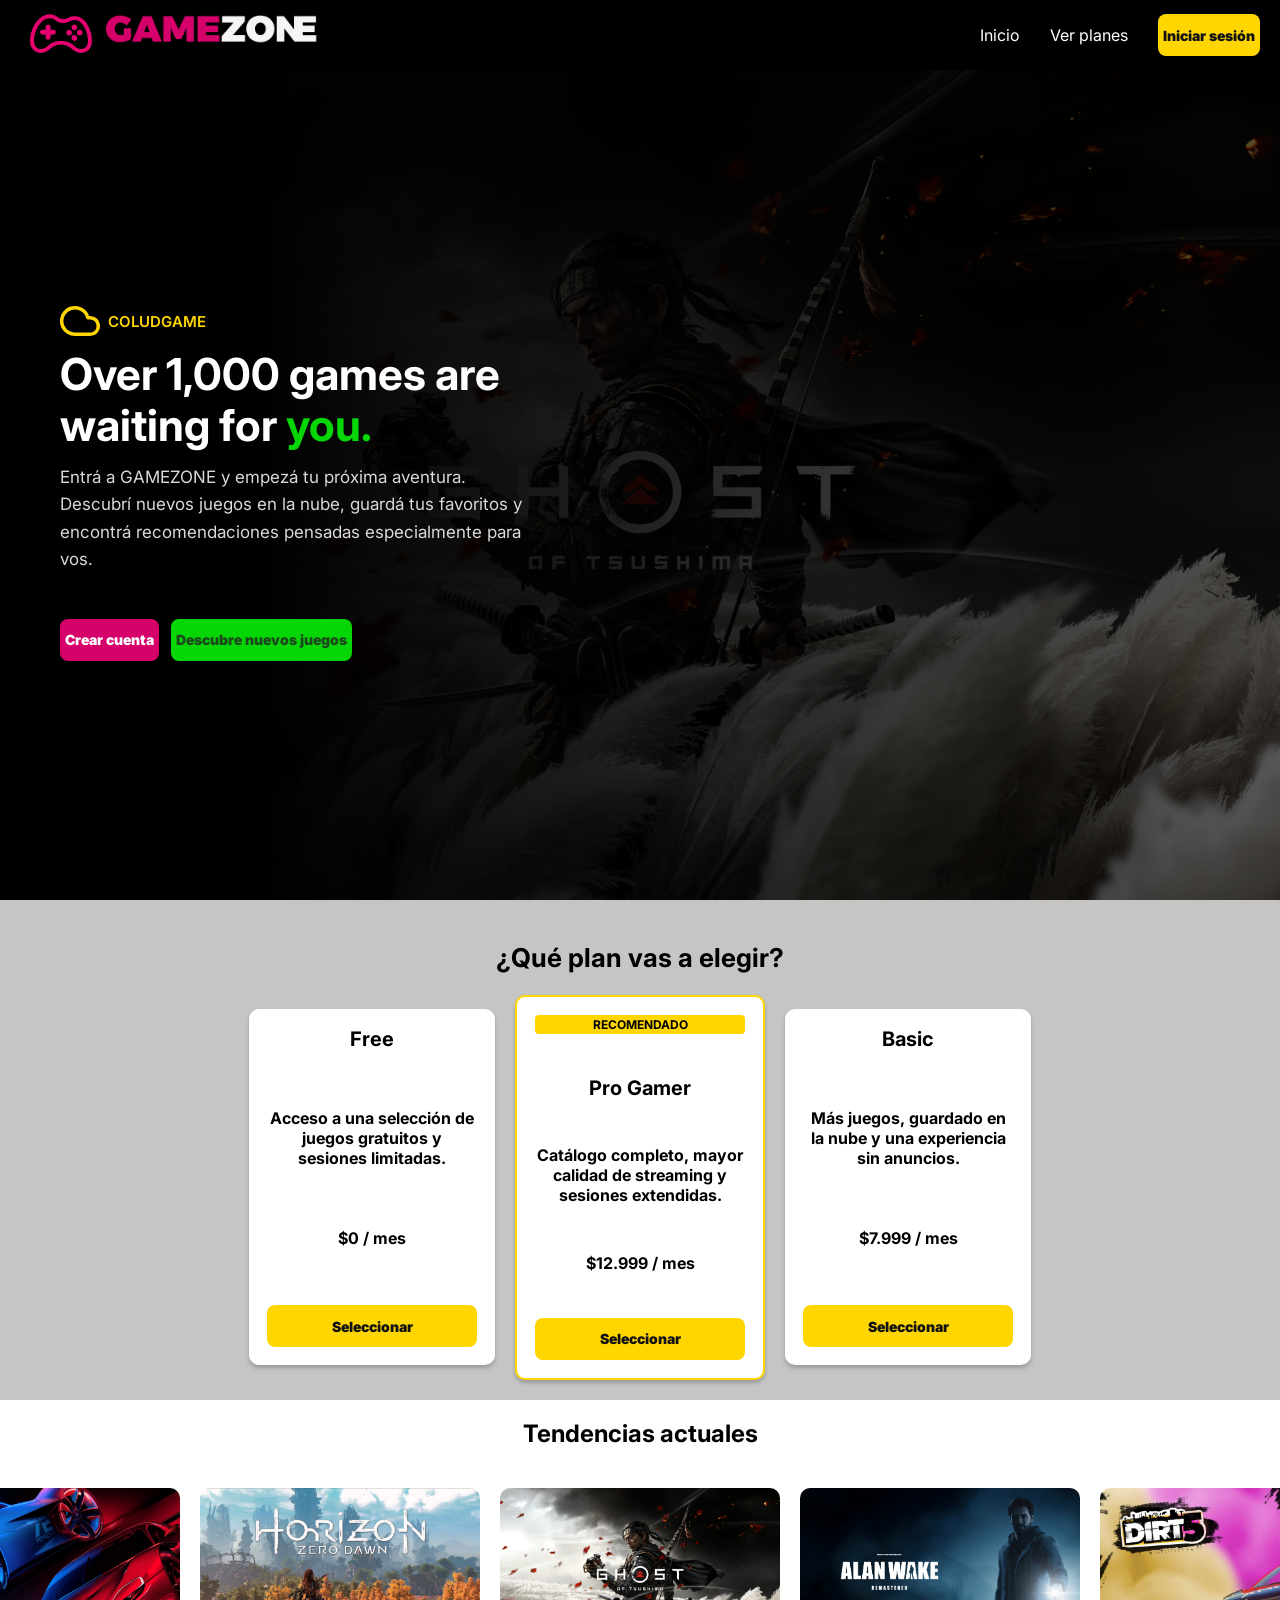
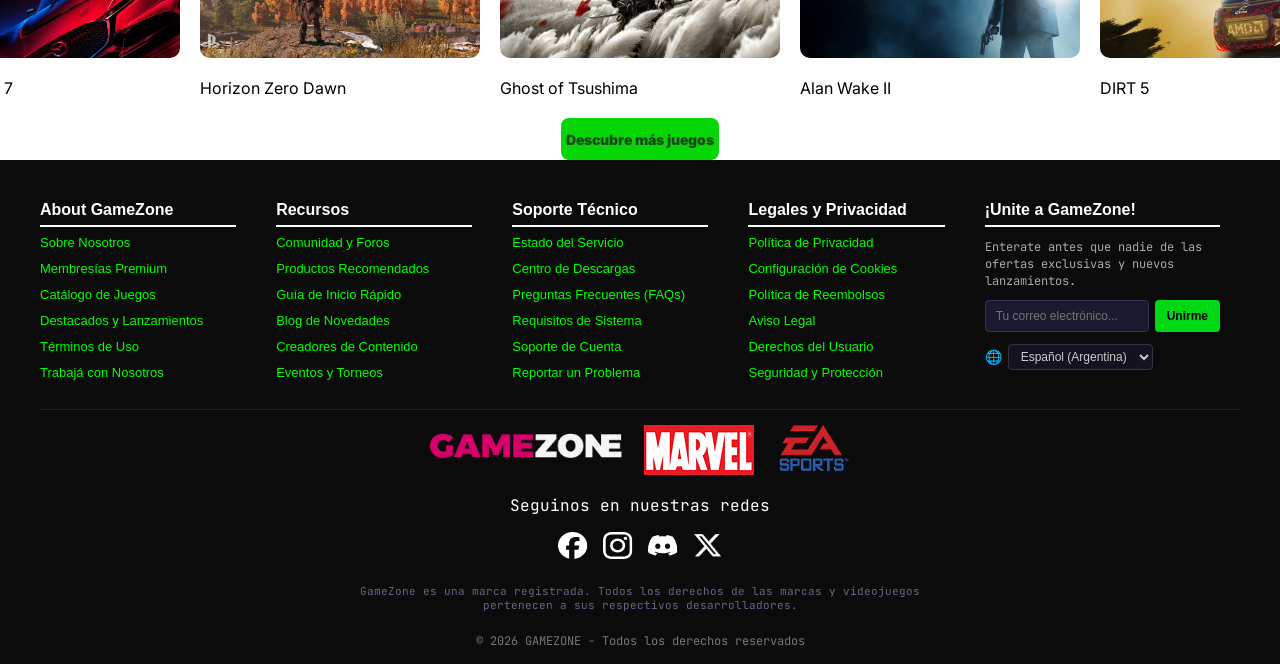
<file: index.html>
<!DOCTYPE html>
<html lang="es">

<head>
    <meta charset="UTF-8">
    <meta name="viewport" content="width=device-width, initial-scale=1">
    <link rel="icon" type="image/png" href="assets/logo/LOGOPAGE.png">
    <title>GAMEZONE | Cloud Gaming</title>
    
    <link rel="stylesheet" href="css/general.css">
    <link rel="stylesheet" href="css/buttons.css">
    <link rel="stylesheet" href="css/landing/landing.css">
    <link rel="stylesheet" href="css/landing/plans.css">
    <link rel="stylesheet" href="css/trending.css">
    <link rel="stylesheet" href="css/footer.css">

</head>

<body>

    <header>
        <nav>
            <div class="logo">
                <a href="index.html">
                    <img src="assets/logo/LOGOPAGE.png" alt="GAMEZONE">
                    <img src="assets/logo/GAMEZONE.png" alt="GAMEZONE">
                </a>
            </div>

            <div class="nav-links">
                <a href="index.html">Inicio</a>
                <a href="#plans">Ver planes</a>
                <a class="accent" href="pages/login.html">Iniciar sesión</a>
            </div>
        </nav>
    </header>

    <main>

        <section class="landing-main">
            <div class=cloud-div> <img src="assets/icons/cloud.svg" alt="cloud">
                <p class="cloud-p">coludgame</p>
            </div>
            <div class="welcome-main">
                <h1>Over 1,000 games are waiting for <span>you.</span></h1>

                <p>
                    Entrá a GAMEZONE y empezá tu próxima aventura.
                    Descubrí nuevos juegos en la nube, guardá tus favoritos
                    y encontrá recomendaciones pensadas especialmente para vos.
                </p>
            </div>
            <div class="landing-buttons">
                <a class="primary" href="pages/register.html">Crear cuenta</a>
                <a class="secondary" href="#plans">Descubre nuevos juegos</a>
            </div>

        </section>

        <section id="plans" class="plans">
            <h2>¿Qué plan vas a elegir?</h2>
            <div class="plans-container">
                <article class="plan-card">
                    <h3>Free</h3>

                    <p>
                        Acceso a una selección de juegos gratuitos
                        y sesiones limitadas.
                    </p>

                    <p>$0 / mes</p>
                    <button class="accent">Seleccionar</button>
                    
                </article>

                <article class="plan-card pro">
                    <span>recomendado</span>

                    <h3>Pro Gamer</h3>

                    <p>
                        Catálogo completo, mayor calidad de streaming
                        y sesiones extendidas.
                    </p>

                    <p>$12.999 / mes</p>

                    <button class="accent">Seleccionar</button>
                </article>

                <article class="plan-card">
                    <h3>Basic</h3>

                    <p>
                        Más juegos, guardado en la nube
                        y una experiencia sin anuncios.
                    </p>

                    <p>$7.999 / mes</p>

                    <button class="accent">Seleccionar</button>
                </article>
            </div>
        </section>

        <section class="trending-section">
            <h2>Tendencias actuales</h2>

            <div class="carousel">

                <div class="carousel-viewport">
                    <div class="trending carousel-track" id="trending"></div>
                </div>

            </div>
            <button class="secondary">Descubre más juegos</button>
        </section>

    </main>

    <footer class="site-footer"></footer>

    <script src="js/background-img.js"></script>
    <script src="js/trending.js"></script>
    <script src="js/footer.js"></script>

</body>

</html>
</file>
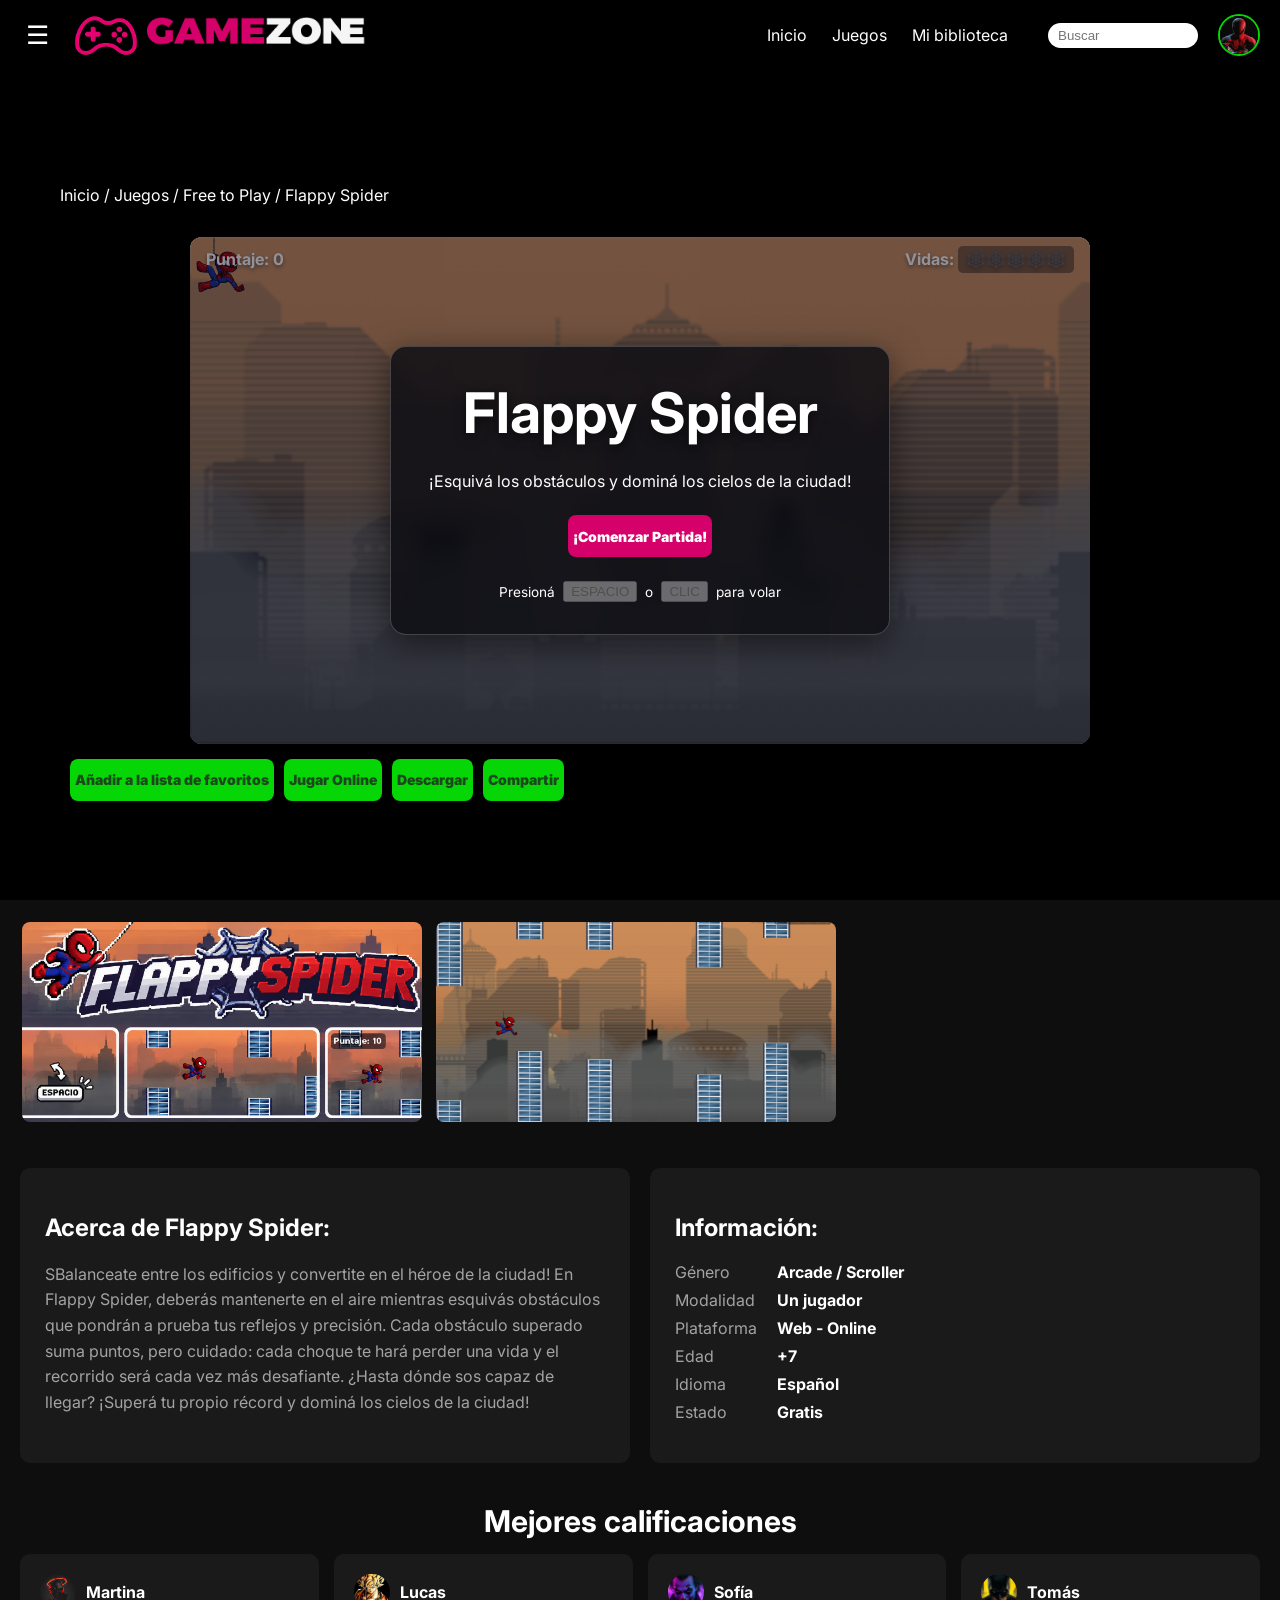
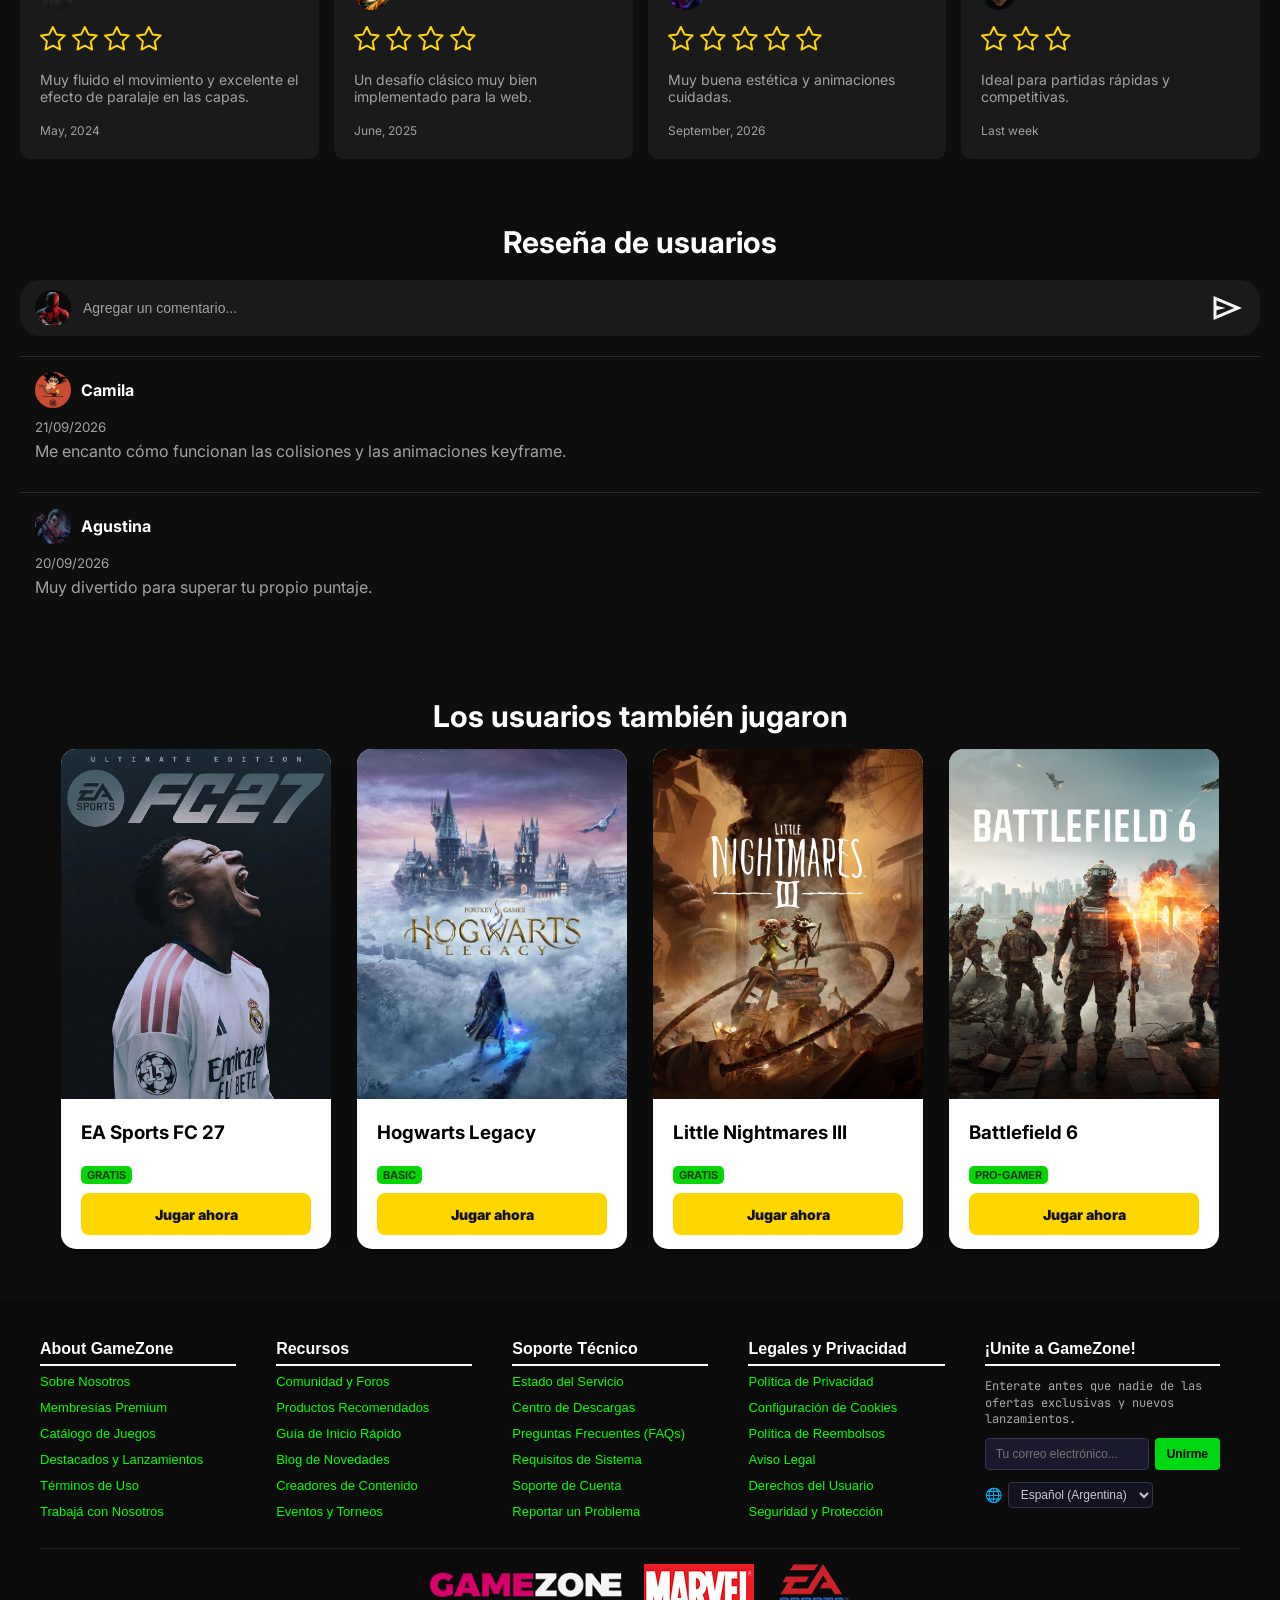
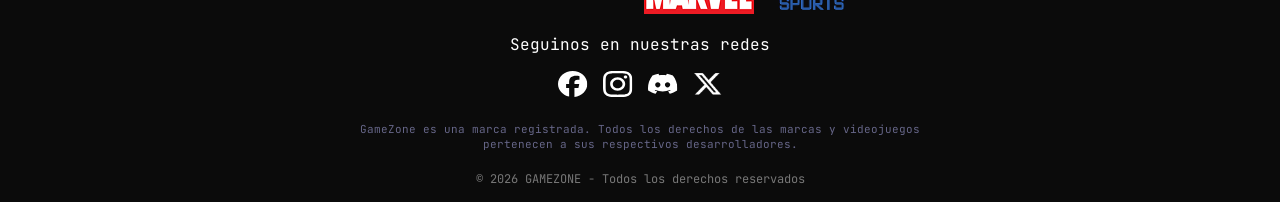
<file: pages/flappyspider.html>
<!DOCTYPE html>
<html lang="es">

<head>
    <meta charset="UTF-8">
    <meta name="viewport" content="width=device-width, initial-scale=1">
    <link rel="icon" type="image/png" href="../assets/logo/LOGOPAGE.png">
    <title>GAMEZONE | Flappy Spider</title>
    <link rel="stylesheet" href="../css/game/game.css">
    <link rel="stylesheet" href="../css/general.css">
    <link rel="stylesheet" href="../css/landing/landing.css">
    <link rel="stylesheet" href="../css/buttons.css">
    <link rel="stylesheet" href="../css/nav-user.css">
    <link rel="stylesheet" href="../css/footer.css">

    <link rel="stylesheet" href="../css/flappyspider.css">
</head>

<body>

    <header>
        <nav class="nav-user">
            <button class="menu-button" type="button" aria-label="Abrir menú">☰</button>

            <aside class="hamburger-menu" id="hamburger-menu">
                <a href="#trending"><span class="menu-icon"><img src="../assets/icons/trending.svg" alt=""></span>
                    Tendencias</a>
                <a href="#juegos"><span class="menu-icon free-icon"><img src="../assets/icons/freetoplay.svg"
                            alt=""></span> Free to Play</a>
                <a class="cloud-link" href="#juegos"><img src="../assets/icons/cloud.svg" alt=""> Cloud Games</a>
                <div class="menu-categories">
                    <p><img src="../assets/icons/tag.svg" alt=""> Categorías +</p>
                    <a href="#juegos">Conducción</a>
                    <a href="#juegos">Estrategia</a>
                    <a href="#juegos">Deportes</a>
                    <a href="#juegos">Disparos</a>
                    <a href="#juegos">Simuladores</a>
                    <a href="#juegos">Ver más...</a>
                </div>
            </aside>

            <a class="nav-logo" href="home.html">
                <img src="../assets/logo/LOGOPAGE.png" alt="GAMEZONE">
                <img src="../assets/logo/GAMEZONE.png" alt="GAMEZONE">
            </a>

            <div class="nav-links">
                <a href="home.html">Inicio</a>
                <a href="home.html#juegos">Juegos</a>
                <a href="#">Mi biblioteca</a>
            </div>

            <input type="search" placeholder="Buscar">

            <button class="user-button" type="button" aria-label="Abrir perfil">
                <img src="../assets/img/avatar.jpg" alt="Avatar">
            </button>

            <aside class="profile-menu" id="profile-menu">
                <div class="profile-header">
                    <img src="../assets/img/avatar.jpg" alt="Avatar">
                    <span>avatar_name</span>
                </div>

                <a href="#"><span><img src="../assets/icons/user.svg" alt=""></span> Ver Perfil</a>
                <a href="#"><span><img src="../assets/icons/settings.svg" alt=""></span> Configuración</a>
                <a href="#"><span><img src="../assets/icons/suscriptions.svg" alt=""></span> Mis Suscripciones</a>
                <a href="#"><span><img src="../assets/icons/suport.png" alt=""></span> Soporte</a>

                <a class="logout-link" href="../index.html">Cerrar Sesión</a>
            </aside>
        </nav>
    </header>

    <main>

        <section class="landing-main">
            <p class="spiderpeg-ruta"><a href="home.html">Inicio</a> / Juegos / Free to Play / Flappy Spider</p>

            <div class="spiderpeg-contenedor">
                <!-- Contenedor principal del juego -->
                <div class="spiderpeg-juego" id="game-container">

                    <!-- Pantalla de Inicio -->
                <div id="start-screen" class="game-screen active">
                    <div class="game-panel">

                    <h2>Flappy Spider</h2>

                    <p>¡Esquivá los obstáculos y dominá los cielos de la ciudad!</p>

                    <button id="start-btn" class="btn primary">
                        ¡Comenzar Partida!
                    </button>

                    <div class="game-controls">
                        Presioná
                        <button class="btn disabled" disabled>ESPACIO</button>
                        o
                        <button class="btn disabled" disabled>CLIC</button>
                        para volar
                    </div>

                </div>
            </div>

                    <!-- Escenario: parallax, mundo, jugador y HUD -->
                    <div id="game-canvas-container">

                        <!-- Capas de parallax, de lejos a cerca -->
                        <div class="parallax-layer layer-background"></div>
                        <div class="parallax-layer layer-sun"></div>
                        <div class="parallax-layer layer-city4"></div>
                        <div class="parallax-layer layer-city3"></div>
                        <div class="parallax-layer layer-city2"></div>
                        <div class="parallax-layer layer-light"></div>
                        <div class="parallax-layer layer-city1"></div>
                        <div class="parallax-layer layer-smog2"></div>
                        <div class="parallax-layer layer-smog1"></div>

                        <!-- Obstáculos y jugador -->
                        <div id="world"></div>
                        <div id="player" class="player"></div>

                        <!-- HUD: puntaje y vidas -->
                        <div id="hud">
                            <div class="hud-item">Puntaje: <span id="score-val">0</span></div>
                          <div class="hud-item">Vidas: <span id="lives-val" class="lives-val"> </span></div>
                        
                        </div>

                    </div>

                    <!-- Pantalla de Game Over -->
                    <div id="gameover-screen" class="game-screen">
                    <div class="game-panel">

                        <h2>¡Game Over!</h2>

                        <p>Te quedaste sin vidas en el recorrido.</p>

                        <div class="final-stats">
                            <p>Puntaje final: <span id="final-score">0</span></p>
                        </div>

                        <button id="restart-btn" class="btn primary">
                            Jugar de Nuevo
                        </button>

                    </div>
                    </div>

                <!-- Sección de instrucciones -->
                <article id="como-jugar" class="how-to-play">
                    <h2>¿Cómo jugar?</h2>
                    <p>
                        Guía a tu personaje a lo largo de escenarios con desplazamiento horizontal constante esquivando
                        los obstáculos.
                    </p>
                    <ol>
                        <li>Presiona la barra <strong>Espacio</strong> o haz <strong>clic</strong> para aplicar impulso
                            hacia arriba y mantener el vuelo.</li>
                        <li>Pasa a través de las tuberías y columnas variadas.</li>
                        <li>Recolecta ítems especiales para sumar puntos y evita los obstáculos animados secundarios
                            (como medusas o enemigos) que restan vidas.</li>
                        <li>¡Supera tu propio récord manteniendo el vuelo el mayor tiempo posible!</li>
                    </ol>
                </article>
            </div>

            <div class="tags">
                <button class="secondary">Añadir a la lista de favoritos</button>
                <button class="secondary">Jugar Online</button>
                <button class="secondary">Descargar</button>
                <button class="secondary">Compartir</button>
            </div>
        </section>

        <!-- Galería -->
        <section class="gallery">
            <div class="gallery-thumbs">
                <article>
                    <img class="img-game" src="../assets/img/flappyspiderlogo.png" alt="Flappy Spider - imagen 1">
                </article>
                <article>
                    <img class="img-game" src="../assets/img/flappyspidergame.png" alt="Flappy Spider - imagen 2">
                </article>
                
            </div>
        </section>

        <section id="info" class="info">
            <article class="about">
                <h2>Acerca de Flappy Spider:</h2>
                <p>
                    SBalanceate entre los edificios y convertite en el héroe de la ciudad! En Flappy Spider, deberás mantenerte en el aire mientras esquivás obstáculos que pondrán a prueba tus reflejos y precisión. Cada obstáculo superado suma puntos, pero cuidado: cada choque te hará perder una vida y el recorrido será cada vez más desafiante. ¿Hasta dónde sos capaz de llegar? ¡Superá tu propio récord y dominá los cielos de la ciudad!
                </p>
            </article>

            <article class="specs">
                <h2>Información:</h2>
                <dl>
                    <dt>Género</dt>
                    <dd>Arcade / Scroller</dd>
                    <dt>Modalidad</dt>
                    <dd>Un jugador</dd>
                    <dt>Plataforma</dt>
                    <dd>Web - Online</dd>
                    <dt>Edad</dt>
                    <dd>+7</dd>
                    <dt>Idioma</dt>
                    <dd>Español</dd>
                    <dt>Estado</dt>
                    <dd>Gratis</dd>
                </dl>
            </article>
        </section>

        <!-- Calificaciones -->
        <section class="ratings">
            <h2>Mejores calificaciones</h2>

            <article>
                <div class="rating-user">
                    <img src="../assets/img/avatar-user 1.jpeg" alt="Avatar">
                    <strong>Martina</strong>
                </div>
                <p>
                    <img src="../assets/icons/stars.svg" alt="">
                    <img src="../assets/icons/stars.svg" alt="">
                    <img src="../assets/icons/stars.svg" alt="">
                    <img src="../assets/icons/stars.svg" alt="">
                </p>
                <p>Muy fluido el movimiento y excelente el efecto de paralaje en las capas.</p>
                <small>May, 2024</small>
            </article>

            <article>
                <div class="rating-user">
                    <img src="../assets/img/avatar-user 8.jpeg" alt="Avatar">
                    <strong>Lucas</strong>
                </div>
                <p>
                    <img src="../assets/icons/stars.svg" alt="">
                    <img src="../assets/icons/stars.svg" alt="">
                    <img src="../assets/icons/stars.svg" alt="">
                    <img src="../assets/icons/stars.svg" alt="">
                </p>
                <p>Un desafío clásico muy bien implementado para la web.</p>
                <small>June, 2025</small>
            </article>

            <article>
                <div class="rating-user">
                    <img src="../assets/img/avatar-user 3.jpeg" alt="Avatar">
                    <strong>Sofía</strong>
                </div>
                <p>
                    <img src="../assets/icons/stars.svg" alt="">
                    <img src="../assets/icons/stars.svg" alt="">
                    <img src="../assets/icons/stars.svg" alt="">
                    <img src="../assets/icons/stars.svg" alt="">
                    <img src="../assets/icons/stars.svg" alt="">
                </p>
                <p>Muy buena estética y animaciones cuidadas.</p>
                <small>September, 2026</small>
            </article>

            <article>
                <div class="rating-user">
                    <img src="../assets/img/avatar-user 5.jpeg" alt="Avatar">
                    <strong>Tomás</strong>
                </div>
                <p>
                    <img src="../assets/icons/stars.svg" alt="">
                    <img src="../assets/icons/stars.svg" alt="">
                    <img src="../assets/icons/stars.svg" alt="">
                </p>
                <p>Ideal para partidas rápidas y competitivas.</p>
                <small>Last week</small>
            </article>
        </section>

        <!-- Reseñas -->
        <section class="reviews">
            <h2>Reseña de usuarios</h2>

            <div class="comment-box">
                <img src="../assets/img/avatar.jpg" alt="Avatar">
                <input class="comment-input" type="text" placeholder="Agregar un comentario...">
                <img class="send-button" src="../assets/icons/send.svg" alt="Enviar">
            </div>

            <article>
                <div class="rating-user">
                    <img src="../assets/img/avatar-user 6.jpg" alt="Avatar">
                    <strong>Camila</strong>
                </div>
                <small>21/09/2026</small>
                <p>Me encanto cómo funcionan las colisiones y las animaciones keyframe.</p>
            </article>

            <article>
                <div class="rating-user">
                    <img src="../assets/img/avatar-user 2.jpg" alt="Avatar">
                    <strong>Agustina</strong>
                </div>
                <small>20/09/2026</small>
                <p>Muy divertido para superar tu propio puntaje.</p>
            </article>
        </section>

        <!-- Otros juegos -->
        <section class="also-played">
            <h2>Los usuarios también jugaron</h2>

            <article class="also-played-card">
                <img src="../assets/img/allgames-fc27.jpg" alt="">
                <div class="also-played-info">
                    <h3>EA Sports FC 27</h3>
                    <strong>GRATIS</strong>
                    <a class="accent" href="">Jugar ahora</a>
                </div>
            </article>

            <article class="also-played-card">
                <img src="../assets/img/allgames-legacy.jpg" alt="">
                <div class="also-played-info">
                    <h3>Hogwarts Legacy</h3>
                    <strong>BASIC</strong>
                    <a class="accent" href="">Jugar ahora</a>
                </div>
            </article>

            <article class="also-played-card">
                <img src="../assets/img/allgames-littlenightmares.jpg" alt="">
                <div class="also-played-info">
                    <h3>Little Nightmares III</h3>
                    <strong>GRATIS</strong>
                    <a class="accent" href="">Jugar ahora</a>
                </div>
            </article>

            <article class="also-played-card">
                <img src="../assets/img/allgames-battlefield.jpg" alt="">
                <div class="also-played-info">
                    <h3>Battlefield 6</h3>
                    <strong>PRO-GAMER</strong>
                    <a class="accent" href="">Jugar ahora</a>
                </div>
            </article>
        </section>

    </main>

    <footer class="site-footer"></footer>

    <script src="../js/menu.js"></script>
    <script src="../js/footer.js"></script>
    <!-- Script principal del juego -->
    <script src="../js/flappyspider.js"></script>

</body>

</html>
</file>
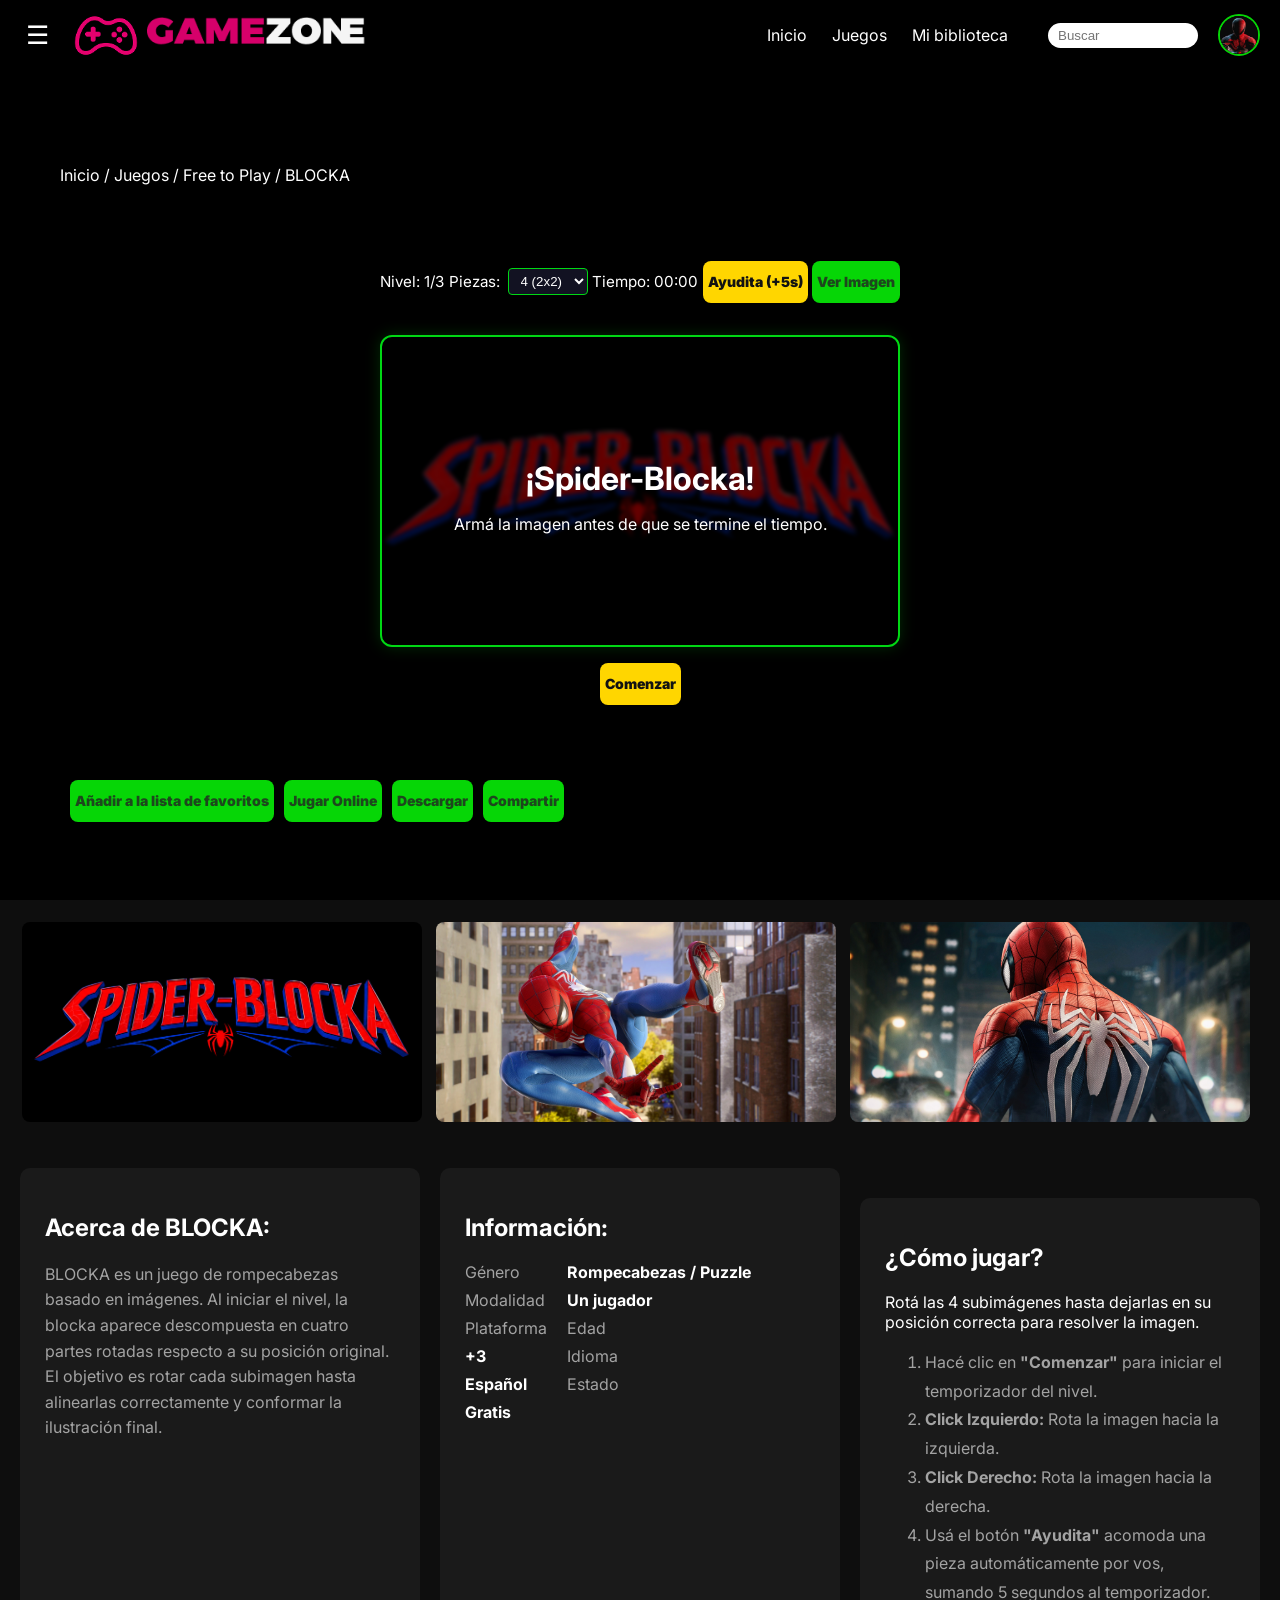
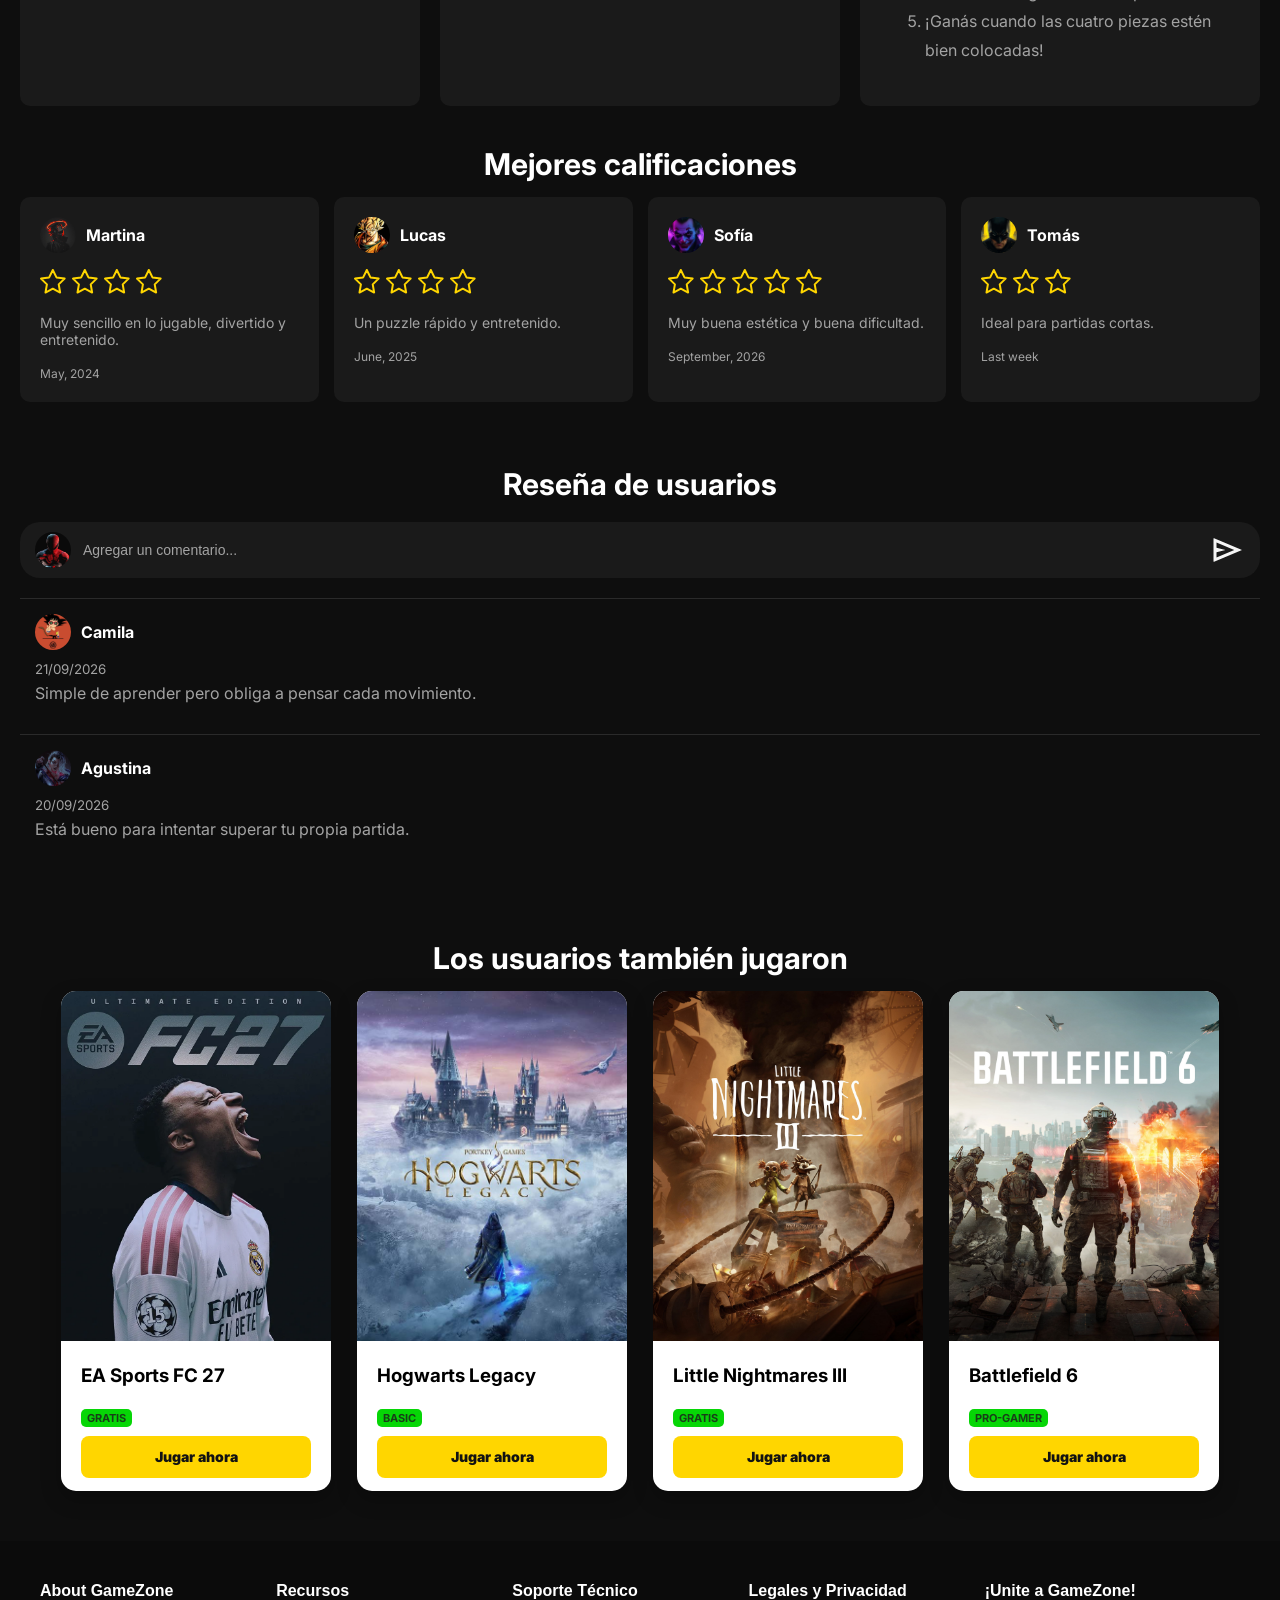
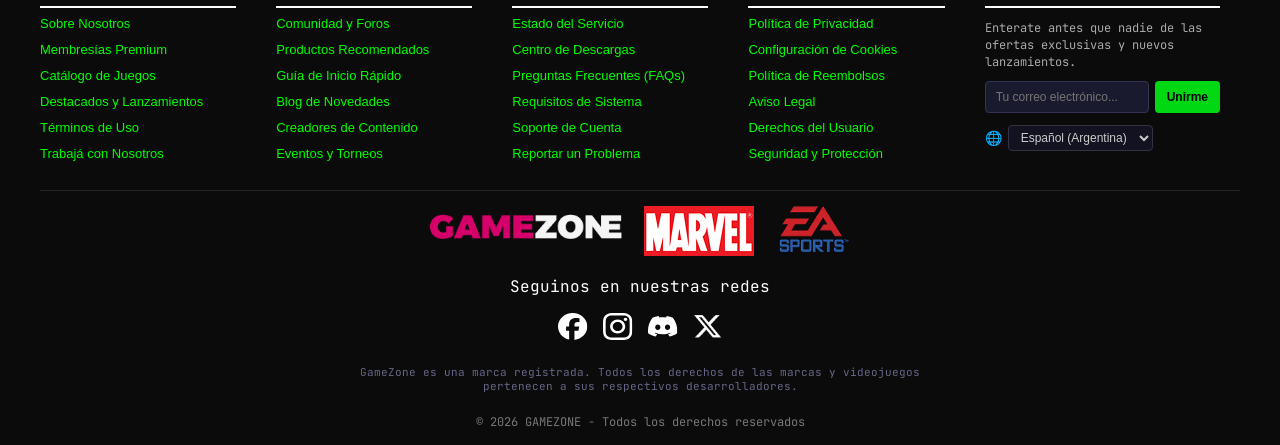
<file: pages/game.html>
<!DOCTYPE html>
<html lang="es">

<head>
    <meta charset="UTF-8">
    <meta name="viewport" content="width=device-width, initial-scale=1">
    <link rel="icon" type="image/png" href="../assets/logo/LOGOPAGE.png">
    <title>GAMEZONE | BLOCKA</title>
    <link rel="stylesheet" href="../css/game/game.css">
    <link rel="stylesheet" href="../css/general.css">
    <link rel="stylesheet" href="../css/landing/landing.css">
    <link rel="stylesheet" href="../css/buttons.css">
    <link rel="stylesheet" href="../css/nav-user.css">
    <link rel="stylesheet" href="../css/footer.css">
</head>

<body>

    <header>
        <nav class="nav-user">
            <button class="menu-button" type="button" aria-label="Abrir menú">☰</button>

            <aside class="hamburger-menu" id="hamburger-menu">
                <a href="#trending"><span class="menu-icon"><img src="../assets/icons/trending.svg" alt=""></span>
                    Tendencias</a>
                <a href="#juegos"><span class="menu-icon free-icon"><img src="../assets/icons/freetoplay.svg"
                            alt=""></span> Free to Play</a>
                <a class="cloud-link" href="#juegos"><img src="../assets/icons/cloud.svg" alt=""> Cloud Games</a>
                <div class="menu-categories">
                    <p><img src="../assets/icons/tag.svg" alt=""> Categorías +</p>
                    <a href="#juegos">Conducción</a>
                    <a href="#juegos">Estrategia</a>
                    <a href="#juegos">Deportes</a>
                    <a href="#juegos">Disparos</a>
                    <a href="#juegos">Simuladores</a>
                    <a href="#juegos">Ver más...</a>
                </div>
            </aside>

            <a class="nav-logo" href="home.html">
                <img src="../assets/logo/LOGOPAGE.png" alt="GAMEZONE">
                <img src="../assets/logo/GAMEZONE.png" alt="GAMEZONE">
            </a>

            <div class="nav-links">
                <a href="home.html">Inicio</a>
                <a href="home.html#juegos">Juegos</a>
                <a href="#">Mi biblioteca</a>
            </div>

            <input type="search" placeholder="Buscar">

            <button class="user-button" type="button" aria-label="Abrir perfil">
                <img src="../assets/img/avatar.jpg" alt="Avatar">
            </button>

            <aside class="profile-menu" id="profile-menu">
                <div class="profile-header">
                    <img src="../assets/img/avatar.jpg" alt="Avatar">
                    <span>avatar_name</span>
                </div>

                <a href="#"><span><img src="../assets/icons/user.svg" alt=""></span> Ver Perfil</a>
                <a href="#"><span><img src="../assets/icons/settings.svg" alt=""></span> Configuración</a>
                <a href="#"><span><img src="../assets/icons/suscriptions.svg" alt=""></span> Mis Suscripciones</a>
                <a href="#"><span><img src="../assets/icons/suport.png" alt=""></span> Soporte</a>

                <a class="logout-link" href="../index.html">Cerrar Sesión</a>
            </aside>
        </nav>
    </header>

    <main>

        <section class="landing-main">
            <p><a href="home.html">Inicio</a> / Juegos / Free to Play / BLOCKA</p>


            <!-- Contenedor del juego BLOCKA -->
            <div class="game-container">

                <div class="game-header">
                    <div class="level-info">Nivel: <span id="current-level">1</span>/3</div>

                    <!-- Selector del Extra 2: Cantidad de piezas -->
                    <div class="pieces-selector">
                        <label for="select-pieces">Piezas:</label>
                        <select id="select-pieces">
                            <option value="4" selected>4 (2x2)</option>
                            <option value="6">6 (3x2)</option>
                            <option value="8">8 (4x2)</option>
                        </select>
                    </div>

                    <div class="timer-info" id="tiempito">Tiempo: <span id="timer">00:00</span></div>
                    <button id="btn-hint" class="accent" title="Suma +5 segundos">Ayudita (+5s)</button>
                    <button id="btn-view-image" class="secondary">Ver Imagen</button>
                </div>

                

                 <div id="image-preview" class="image-preview"></div>
                <div id="blocka-board" class="blocka-board">
                   
                    <div id="start-screen" class="start-screen">
                        <div class="start-preview">
                            <img src="../assets/img/SpiderBlocka.png" alt="Vista previa del juego" class="preview-img">
                            <div class="preview-overlay">
                                <h3>¡Spider-Blocka!</h3>
                                <p class>Armá la imagen antes de que se termine el tiempo.</p>

                            </div>
                        </div>
                    </div>
                </div>

                <button id="btn-start" class="accent">Comenzar</button>
            </div>

            <div class="tags">
                <button class="secondary">Añadir a la lista de favoritos</button>
                <button class="secondary">Jugar Online</button>
                <button class="secondary">Descargar</button>
                <button class="secondary">Compartir</button>
            </div>
        </section>

        <section class="gallery">
            <div class="gallery-thumbs">
                <article>
                    <img class="img-game" src="../assets/img/SpiderBlocka.png" alt="BLOCKA - Muestra 1">
                </article>
                <article>
                    <img class="img-game" src="../assets/img/blocka2.jpg" alt="BLOCKA - Muestra 2">
                </article>
                <article>
                    <img class="img-game" src="../assets/img/blocka3.jpg" alt="BLOCKA - Muestra 3">
                </article>
            </div>
        </section>

        <section id="info" class="info">
            <article class="about">
                <h2>Acerca de BLOCKA:</h2>
                <p>
                    BLOCKA es un juego de rompecabezas basado en imágenes.
                    Al iniciar el nivel, la blocka aparece descompuesta en cuatro partes
                    rotadas respecto a su posición original.
                    El objetivo es rotar cada subimagen hasta alinearlas correctamente y conformar la ilustración final.
                </p>
            </article>

            <article class="specs">
                <h2>Información:</h2>
                <dl>
                    <dt>Género</dt>
                    <dd>Rompecabezas / Puzzle</dd>
                    <dt>Modalidad</dt>
                    <dd>Un jugador</dd>
                    <dt>Plataforma</dt>
                    <dt>Edad</dt>
                    <dd>+3</dd>
                    <dt>Idioma</dt>
                    <dd>Español</dd>
                    <dt>Estado</dt>
                    <dd>Gratis</dd>
                </dl>
            </article>

            <article id="como-jugar" class="how-to-play">
                <h2>¿Cómo jugar?</h2>
                <p>
                    Rotá las 4 subimágenes hasta dejarlas en su posición correcta para resolver la imagen.
                </p>
                <ol>
                    <li>Hacé clic en <strong>"Comenzar"</strong> para iniciar el temporizador del nivel.</li>
                    <li><strong>Click Izquierdo:</strong> Rota la imagen hacia la izquierda.</li>
                    <li><strong>Click Derecho:</strong> Rota la imagen hacia la derecha.</li>
                    <li>Usá el botón <strong>"Ayudita"</strong> acomoda una pieza automáticamente por vos, sumando 5
                        segundos al temporizador.</li>
                    <li>¡Ganás cuando las cuatro piezas estén bien colocadas!</li>
                </ol>
            </article>
        </section>

        <section class="ratings">
            <h2>Mejores calificaciones</h2>

            <article>
                <div class="rating-user">
                    <img src="../assets/img/avatar-user 1.jpeg" alt="Avatar">
                    <strong>Martina</strong>
                </div>
                <p>
                    <img src="../assets/icons/stars.svg" alt="">
                    <img src="../assets/icons/stars.svg" alt="">
                    <img src="../assets/icons/stars.svg" alt="">
                    <img src="../assets/icons/stars.svg" alt="">
                </p>
                <p>Muy sencillo en lo jugable, divertido y entretenido.</p>
                <small>May, 2024</small>
            </article>

            <article>
                <div class="rating-user">
                    <img src="../assets/img/avatar-user 8.jpeg" alt="Avatar">
                    <strong>Lucas</strong>
                </div>
                <p>
                    <img src="../assets/icons/stars.svg" alt="">
                    <img src="../assets/icons/stars.svg" alt="">
                    <img src="../assets/icons/stars.svg" alt="">
                    <img src="../assets/icons/stars.svg" alt="">
                </p>
                <p>Un puzzle rápido y entretenido.</p>
                <small>June, 2025</small>
            </article>

            <article>
                <div class="rating-user">
                    <img src="../assets/img/avatar-user 3.jpeg" alt="Avatar">
                    <strong>Sofía</strong>
                </div>
                <p>
                    <img src="../assets/icons/stars.svg" alt="">
                    <img src="../assets/icons/stars.svg" alt="">
                    <img src="../assets/icons/stars.svg" alt="">
                    <img src="../assets/icons/stars.svg" alt="">
                    <img src="../assets/icons/stars.svg" alt="">
                </p>
                <p>Muy buena estética y buena dificultad.</p>
                <small>September, 2026</small>
            </article>

            <article>
                <div class="rating-user">
                    <img src="../assets/img/avatar-user 5.jpeg" alt="Avatar">
                    <strong>Tomás</strong>
                </div>
                <p>
                    <img src="../assets/icons/stars.svg" alt="">
                    <img src="../assets/icons/stars.svg" alt="">
                    <img src="../assets/icons/stars.svg" alt="">
                </p>
                <p>Ideal para partidas cortas.</p>
                <small>Last week</small>
            </article>
        </section>

        <section class="reviews">
            <h2>Reseña de usuarios</h2>

            <div class="comment-box">
                <img src="../assets/img/avatar.jpg" alt="Avatar">
                <input class="comment-input" type="text" placeholder="Agregar un comentario...">
                <img class="send-button" src="../assets/icons/send.svg" alt="Enviar">
            </div>

            <article>
                <div class="rating-user">
                    <img src="../assets/img/avatar-user 6.jpg" alt="Avatar">
                    <strong>Camila</strong>
                </div>
                <small>21/09/2026</small>
                <p>Simple de aprender pero obliga a pensar cada movimiento.</p>
            </article>

            <article>
                <div class="rating-user">
                    <img src="../assets/img/avatar-user 2.jpg" alt="Avatar">
                    <strong>Agustina</strong>
                </div>
                <small>20/09/2026</small>
                <p>Está bueno para intentar superar tu propia partida.</p>
            </article>
        </section>

        <section class="also-played">
            <h2>Los usuarios también jugaron</h2>

            <article class="also-played-card">
                <div class="also-played-card-img">
                    <img src="../assets/img/allgames-fc27.jpg" alt="">
                    <div class="also-played-info">
                        <h3>EA Sports FC 27</h3>
                        <strong>GRATIS</strong>
                        <a class="accent" href="">Jugar ahora</a>
                    </div>
                </div>
            </article>

            <article class="also-played-card">
                <img src="../assets/img/allgames-legacy.jpg" alt="">
                <div class="also-played-info">
                    <h3>Hogwarts Legacy</h3>
                    <strong>BASIC</strong>
                    <a class="accent" href="">Jugar ahora</a>
                </div>
            </article>

            <article class="also-played-card">
                <img src="../assets/img/allgames-littlenightmares.jpg" alt="">
                <div class="also-played-info">
                    <h3>Little Nightmares III</h3>
                    <strong>GRATIS</strong>
                    <a class="accent" href="">Jugar ahora</a>
                </div>
            </article>

            <article class="also-played-card">
                <img src="../assets/img/allgames-battlefield.jpg" alt="">
                <div class="also-played-info">
                    <h3>Battlefield 6</h3>
                    <strong>PRO-GAMER</strong>
                    <a class="accent" href="">Jugar ahora</a>
                </div>
            </article>
        </section>

    </main>

    <footer class="site-footer"></footer>

</body>
<script src="../js/menu.js"></script>
<script src="../js/footer.js"></script>
<script src="../js/blocka.js"></script>

</html>
</file>
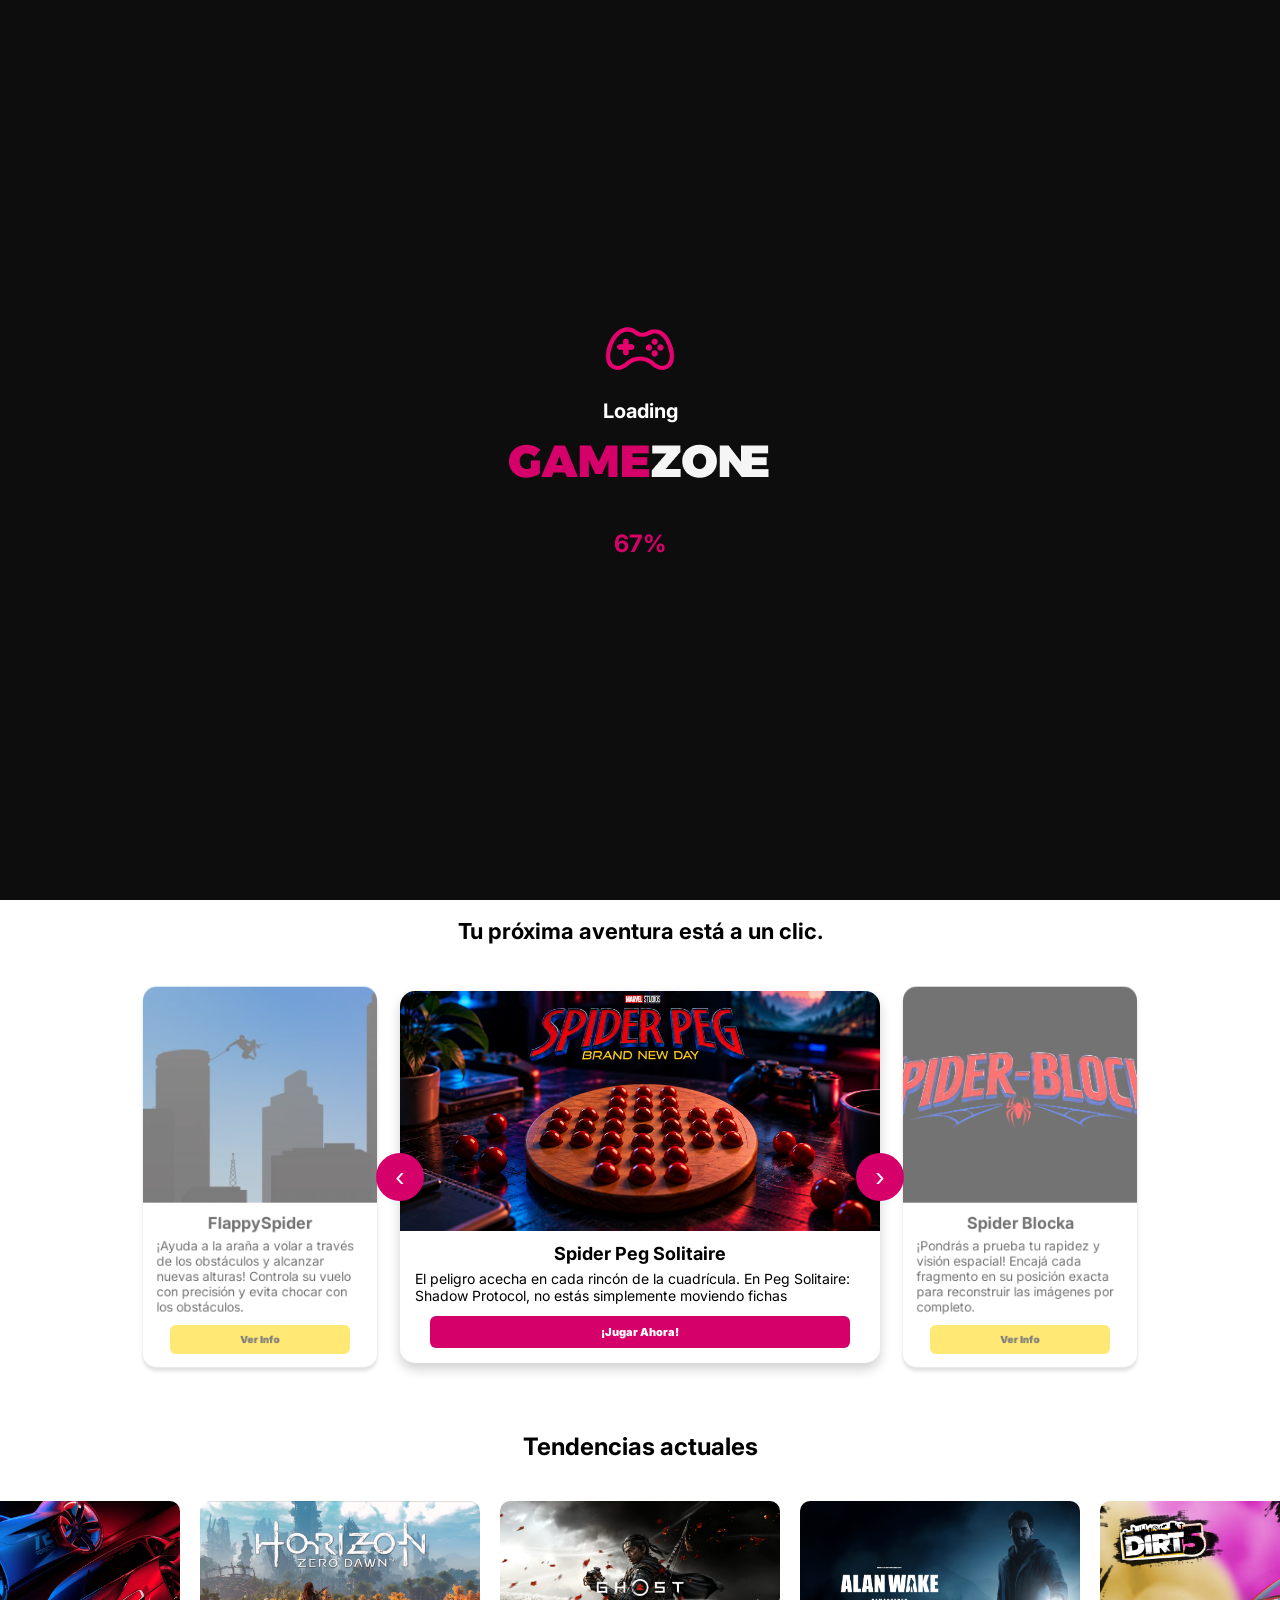
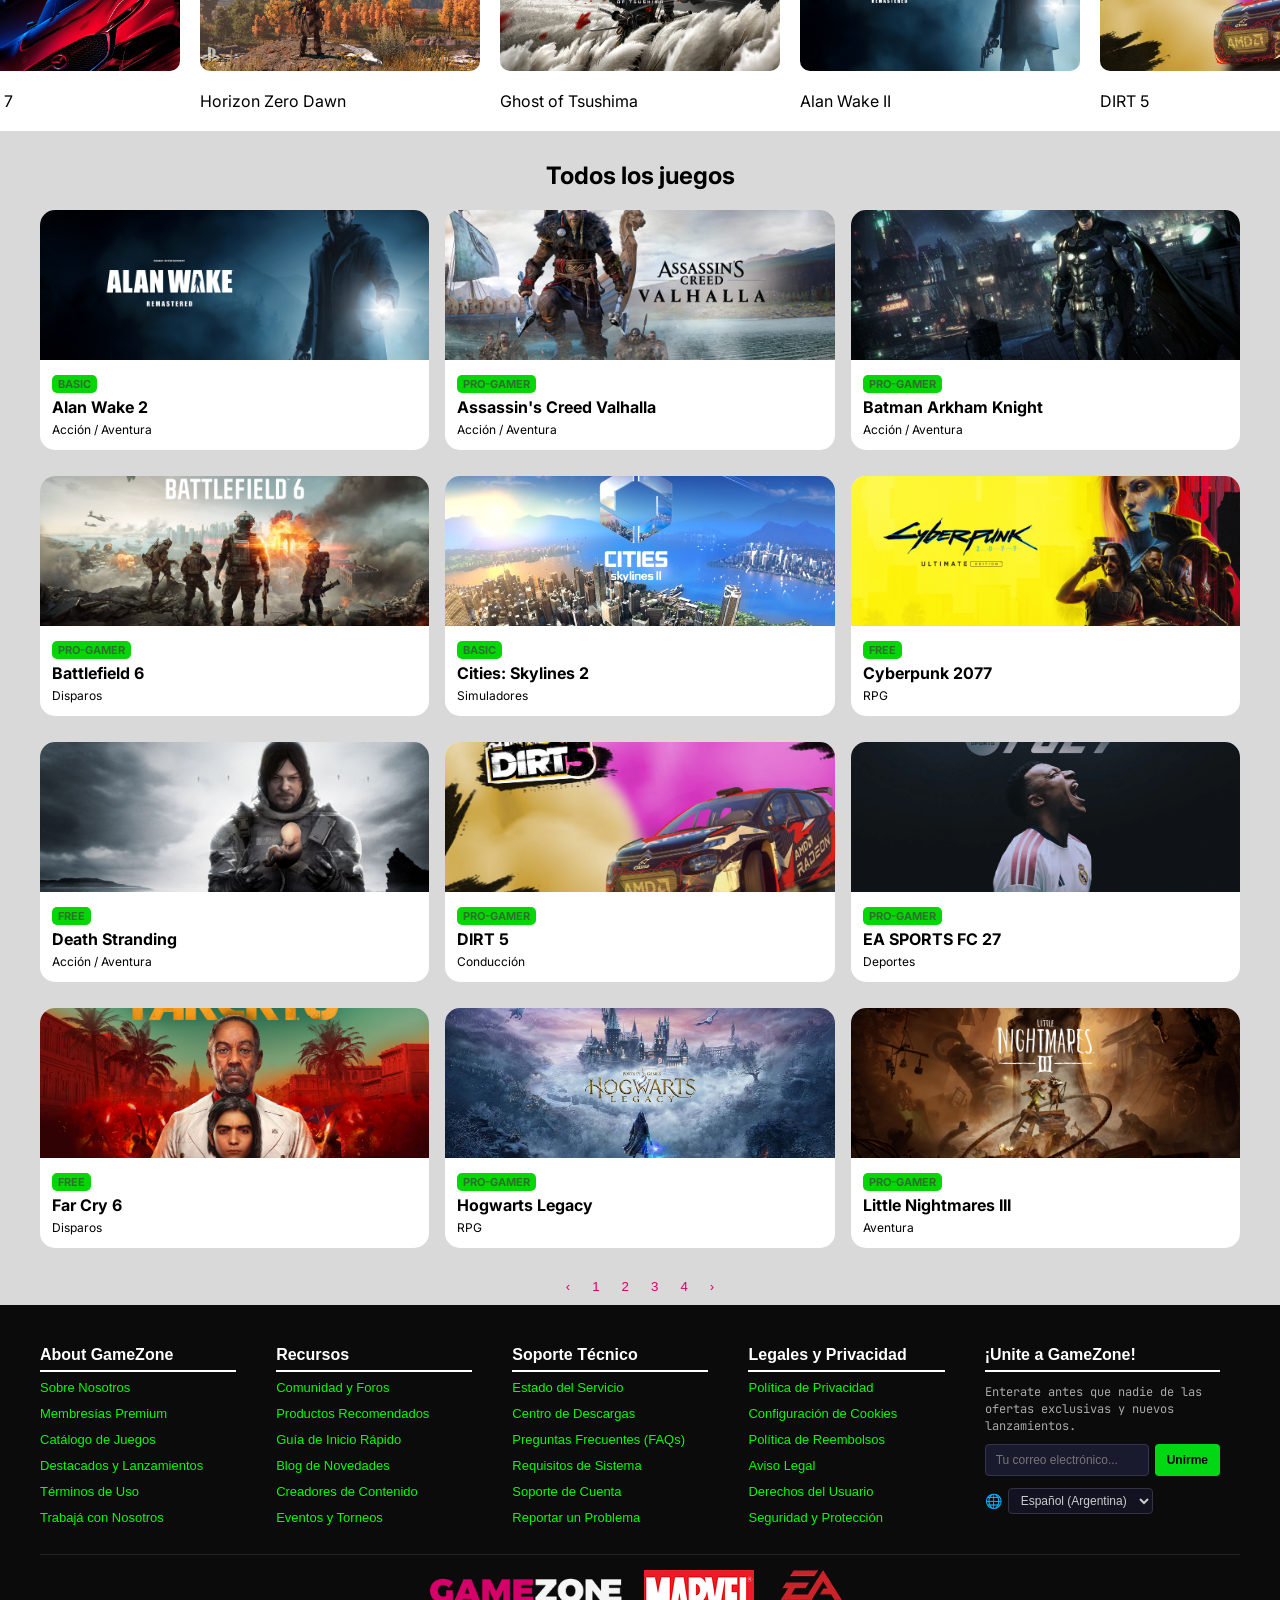
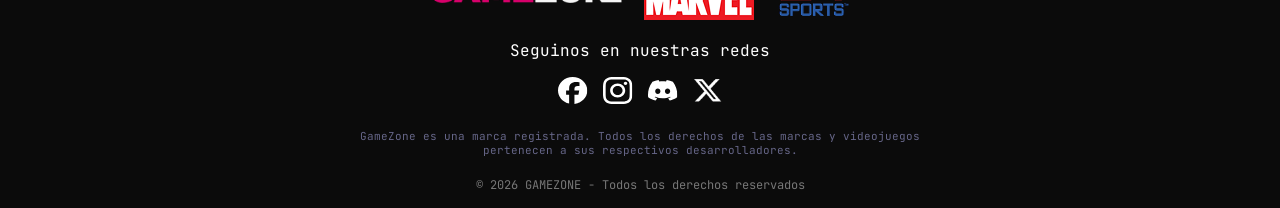
<file: pages/home.html>
<!DOCTYPE html>
<html lang="es">

<head>
    <meta charset="UTF-8">
    <meta name="viewport" content="width=device-width, initial-scale=1">
    <link rel="icon" type="image/png" href="assets/logo/LOGOPAGE.png">
    <title>GAMEZONE | Home</title>
    <link rel="stylesheet" href="../css/trending.css">
    <link rel="stylesheet" href="../css/general.css">
    <link rel="stylesheet" href="../css/home/home.css">
    <link rel="stylesheet" href="../css/landing/landing.css">
    <link rel="stylesheet" href="../css/buttons.css">
    <link rel="stylesheet" href="../css/home/all-games.css">
    <link rel="stylesheet" href="../css/nav-user.css">

    <link rel="stylesheet" href="../css/home/loading.css">
    <link rel="stylesheet" href="../css/footer.css">
</head>

<body>
    <!-- Loader obligatorio de 5 segundos con tu logo -->
    <div id="home-loader" class="loader-overlay">
        <div class="loader-content">
            <!-- Tu logo animado girando -->
            <img src="../assets/logo/LOGOPAGE.png" alt="GameZone" class="loader-logo">

            <h2>Loading</h2>
            <img src="../assets/logo/GAMEZONE.png" alt="">
            <!-- Porcentaje dinámico -->
            <p id="loader-percentage">0%</p>
        </div>
    </div>
    <header>
        <nav class="nav-user">
            <button class="menu-button" type="button" aria-label="Abrir menú">☰</button>

            <aside class="hamburger-menu" id="hamburger-menu">
                <a href="#trending"><span class="menu-icon"><img src="../assets/icons/trending.svg" alt=""></span>
                    Tendencias</a>
                <a href="#juegos"><span class="menu-icon free-icon"><img src="../assets/icons/freetoplay.svg"
                            alt=""></span> Free to Play</a>
                <a class="cloud-link" href="#juegos"><img src="../assets/icons/cloud.svg" alt=""> Cloud Games</a>
                <div class="menu-categories">
                    <p><img src="../assets/icons/tag.svg" alt=""> Categorías +</p>
                    <a href="#juegos">Conducción</a>
                    <a href="#juegos">Estrategia</a>
                    <a href="#juegos">Deportes</a>
                    <a href="#juegos">Disparos</a>
                    <a href="#juegos">Simuladores</a>
                    <a href="#juegos">Ver más...</a>
                </div>
            </aside>

            <a class="nav-logo" href="home.html">
                <img src="../assets/logo/LOGOPAGE.png" alt="GAMEZONE">
                <img src="../assets/logo/GAMEZONE.png" alt="GAMEZONE">
            </a>

            <div class="nav-links">
                <a href="home.html">Inicio</a>
                <a href="home.html#juegos">Juegos</a>
                <a href="#">Mi biblioteca</a>
            </div>

            <input type="search" placeholder="Buscar">

            <button class="user-button" type="button" aria-label="Abrir perfil">
                <img src="../assets/img/avatar.jpg" alt="Avatar">
            </button>

            <aside class="profile-menu" id="profile-menu">
                <div class="profile-header">
                    <img src="../assets/img/avatar.jpg" alt="Avatar">
                    <span>avatar_name</span>
                </div>

                <a href="#"><span><img class = "icons" src="../assets/icons/user.svg" alt=""></span> Ver Perfil</a>
                <a href="#"><span><img class = "icons"  src="../assets/icons/settings.svg" alt=""></span> Configuración</a>
                <a href="#"><span><img class = "icons"  src="../assets/icons/suscriptions.svg" alt=""></span> Mis Suscripciones</a>
                <a href="#"><span><img class = "icons" src="../assets/icons/suport.png" alt=""></span> Soporte</a>

                <a class="logout-link" href="../index.html">Cerrar Sesión</a>
            </aside>
        </nav>
    </header>

    <main>
        <section class="landing-main">
            <div class="welcome-main">
                <h1>Bienvenido de <span>nuevo.</span></h1>
                <h3>Spider-Peg. Un nuevo juego te está esperando</h3>
                <p>

                    El peligro acecha en cada rincón de la cuadrícula. En Peg Solitaire: Shadow Protocol, no estás
                    simplemente moviendo fichas: estás comandando una operación encubierta de alto riesgo donde cada
                    salto sobre el enemigo significa su eliminación instantánea y un paso más hacia la victoria absoluta
                </p>

                <div class="landing-buttons">
                    <a class="primary playnow-btn" href="spiderpeg.html">Jugar ahora</a>

                </div>
            </div>
        </section>

        <!-- Sección "Tu próxima aventura" -->
        <section class="adventure">
            <h2>Tu próxima aventura está a un clic.</h2>
            <div class="carousel" id="adventure-carousel"></div>
        </section>

        <section class="trending-section">
            <h2>Tendencias actuales</h2>

            <div class="carousel">

                <div class="carousel-viewport">
                    <div class="trending carousel-track" id="trending"></div>
                </div>

            </div>
        </section>

        <section class="all-games-section" id="juegos">
            <h2>Todos los juegos</h2>

            <div class="all-games" id="all-games"></div>

            <p id="no-games">No se encontraron juegos.</p>

            <nav class="pagination">
                <button>‹</button>
                <button>1</button>
                <button>2</button>
                <button>3</button>
                <button>4</button>
                <button>›</button>
            </nav>
        </section>

    </main>

    <footer class="site-footer"></footer>

    <script src="../js/background-img.js"></script>
    <script src="../js/trending.js"></script>
    <script src="../js/all-games.js"></script>
    <script src="../js/menu.js"></script>
    <script src="../js/featured-games.js"></script>
    <script src="../js/footer.js"></script>
    <script src="../js/loading.js"></script>

</body>

</html>
</file>
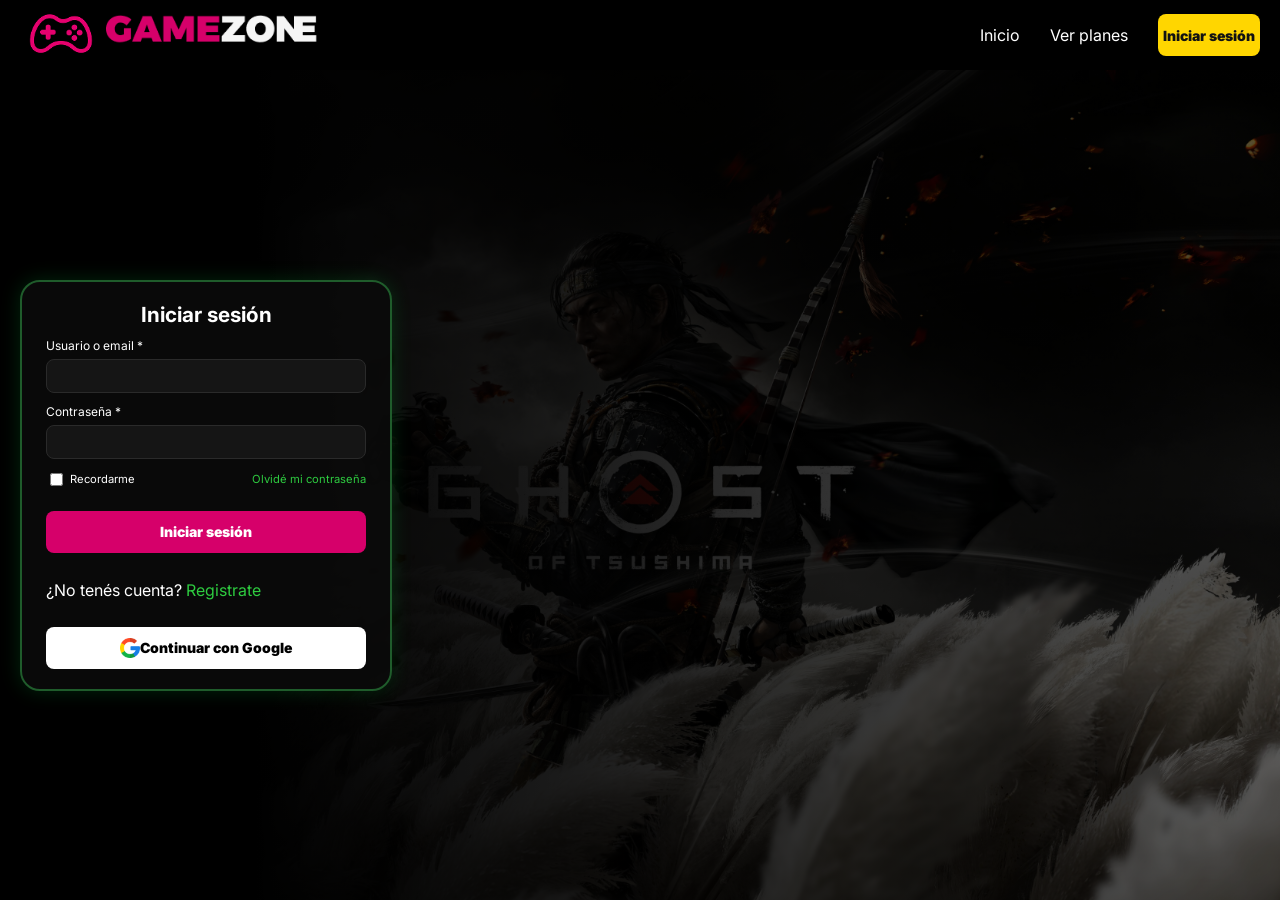
<file: pages/login.html>
<!DOCTYPE html>
<html lang="es">

<head>
    <meta charset="UTF-8">
    <meta name="viewport" content="width=device-width, initial-scale=1">
    <link rel="icon" type="image/png" href="assets/logo/LOGOPAGE.png">
    <title>GAMEZONE | Iniciar sesión</title>
    
    <link rel="stylesheet" href="../css/general.css">
    <link rel="stylesheet" href="../css/buttons.css">
    <link rel="stylesheet" href="../css/landing/landing.css">
    <link rel="stylesheet" href="../css/auth/auth.css">
    
</head>

<body>

    <header>
        <nav>
            <div class="logo">
                <a href="../index.html">
                    <img src="../assets/logo/LOGOPAGE.png" alt="GAMEZONE">
                    <img src="../assets/logo/GAMEZONE.png" alt="GAMEZONE">
                </a>
            </div>

            <div class="nav-links">
                <a href="../index.html">Inicio</a>
                <a href="#plans">Ver planes</a>
                <a class="accent" href="login.html">Iniciar sesión</a>
        
            </div> 
        </nav>
    </header>

    <main>
        <section class="landing-main login-main">

            <form class="login-form" id="login-form">
                <h1>Iniciar sesión</h1>

                <div class="form-field">
                    <label for="login-user">Usuario o email *</label>
                    <input id="login-user" type="email">
                </div>

                <div class="form-field">
                    <label for="login-password">Contraseña *</label>
                    <input id="login-password" type="password">
                </div>

                <div class="login-options">
                    <label>
                        <input type="checkbox">
                        Recordarme
                    </label>

                    <a href="#">Olvidé mi contraseña</a>
                </div>

                <p id="login-message"></p>

                <button type="submit" class="primary login-button">
                    <span class="button-text">Iniciar sesión</span>
                    <span class="spinner"></span>
                </button>

                <p class="signup-text">
                    ¿No tenés cuenta?
                    <a href="register.html">Registrate</a>
                </p>

                <a class="google-button" href="home.html"> 
                    <img src="../assets/icons/google.svg" alt="Google">
                    Continuar con Google
                </a>
                
            </form>

        </section>
    </main>

    <script src="../js/login.js"></script>
    <script src="../js/background-img.js"></script>

</body>
</html>
</file>
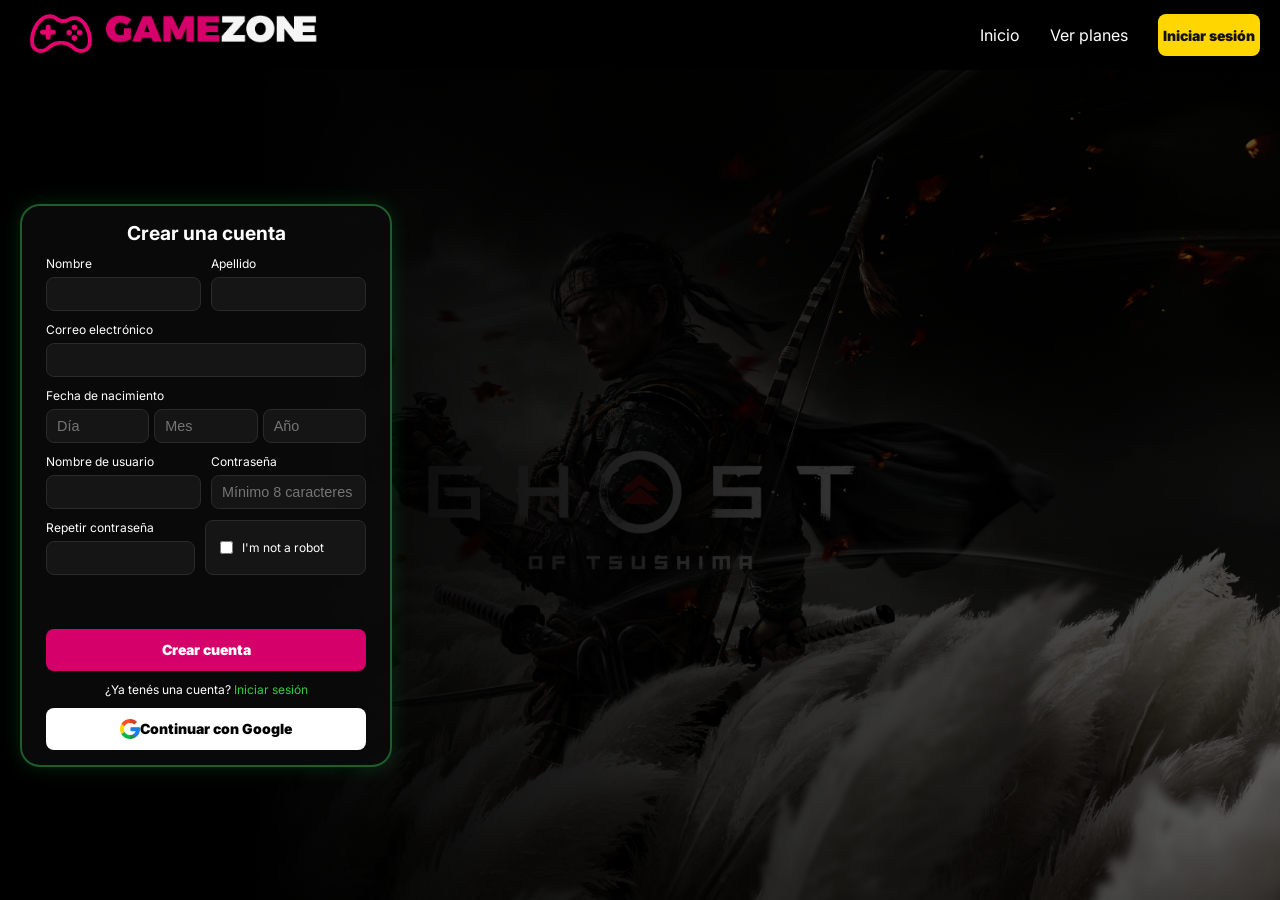
<file: pages/register.html>
<!DOCTYPE html>
<html lang="es">

<head>
    <meta charset="UTF-8">
    <meta name="viewport" content="width=device-width, initial-scale=1">
    <link rel="icon" type="image/png" href="assets/logo/LOGOPAGE.png">
    <title>GAMEZONE | Crear cuenta</title>

    <link rel="stylesheet" href="../css/general.css">
    <link rel="stylesheet" href="../css/landing/landing.css">
    <link rel="stylesheet" href="../css/buttons.css">
    <link rel="stylesheet" href="../css/auth/auth.css">
    
   
</head>

<body>

    <header>
        <nav>
            <div class="logo">
                <a href="../index.html">
                    <img src="../assets/logo/LOGOPAGE.png" alt="GAMEZONE">
                    <img src="../assets/logo/GAMEZONE.png" alt="GAMEZONE">
                </a>
            </div>

            <div class="nav-links">
                <a href="../index.html">Inicio</a>
                <a href="#plans">Ver planes</a>
                <a class="accent" href="login.html">Iniciar sesión</a>
            </div>
        </nav>
        
    </header>

    <main>

        <section class="landing-main auth-main">

            <form class="auth-form" id="register-form">

                <h1>Crear una cuenta</h1>

                <div class="form-row">
                    <div class="form-field">
                        <label for="name">Nombre</label>
                        <input id="name" type="text">
                    </div>

                    <div class="form-field">
                        <label for="lastname">Apellido</label>
                        <input id="lastname" type="text">
                    </div>
                </div>

                <div class="form-field">
                    <label for="email">Correo electrónico</label>
                    <input id="email" type="email">
                </div>

                <div class="form-field">
                    <label>Fecha de nacimiento</label>

                    <div class="birthdate">
                        <input id="birth-day" type="number" placeholder="Día">
                        <input id="birth-month" type="number" placeholder="Mes">
                        <input id="birth-year" type="number" placeholder="Año">
                    </div>
                </div>

                <div class="form-row">
                    <div class="form-field">
                        <label for="username">Nombre de usuario</label>
                        <input id="username" type="text">
                    </div>

                    <div class="form-field">
                        <label for="password">Contraseña</label>
                        <input id="password" type="password" placeholder="Mínimo 8 caracteres">
                    </div>
                </div>

                <div class="form-row">
                    <div class="form-field">
                        <label for="repeat-password">Repetir contraseña</label>
                        <input id="repeat-password" type="password">
                    </div>

                    <div class="captcha">
                        <input type="checkbox">
                        <span>I'm not a robot</span>
                    </div>
                </div>
                <p id="register-message"></p>
                <button type="submit" class="primary register-button">
    <span class="button-text">Crear cuenta</span>
    <span class="spinner"></span>
</button>
                

                <p class="auth-text">
                    ¿Ya tenés una cuenta?
                    
                    <a href="login.html">Iniciar sesión</a>
                </p>

                <a class="google-button" href="home.html">
                    <img src="../assets/icons/google.svg" alt="Google">
                    Continuar con Google
                </a>

            </form>

        </section>

    </main>

    <script src="../js/background-img.js"></script>
    <script src="../js/register.js"></script>

</body>

</html>
</file>
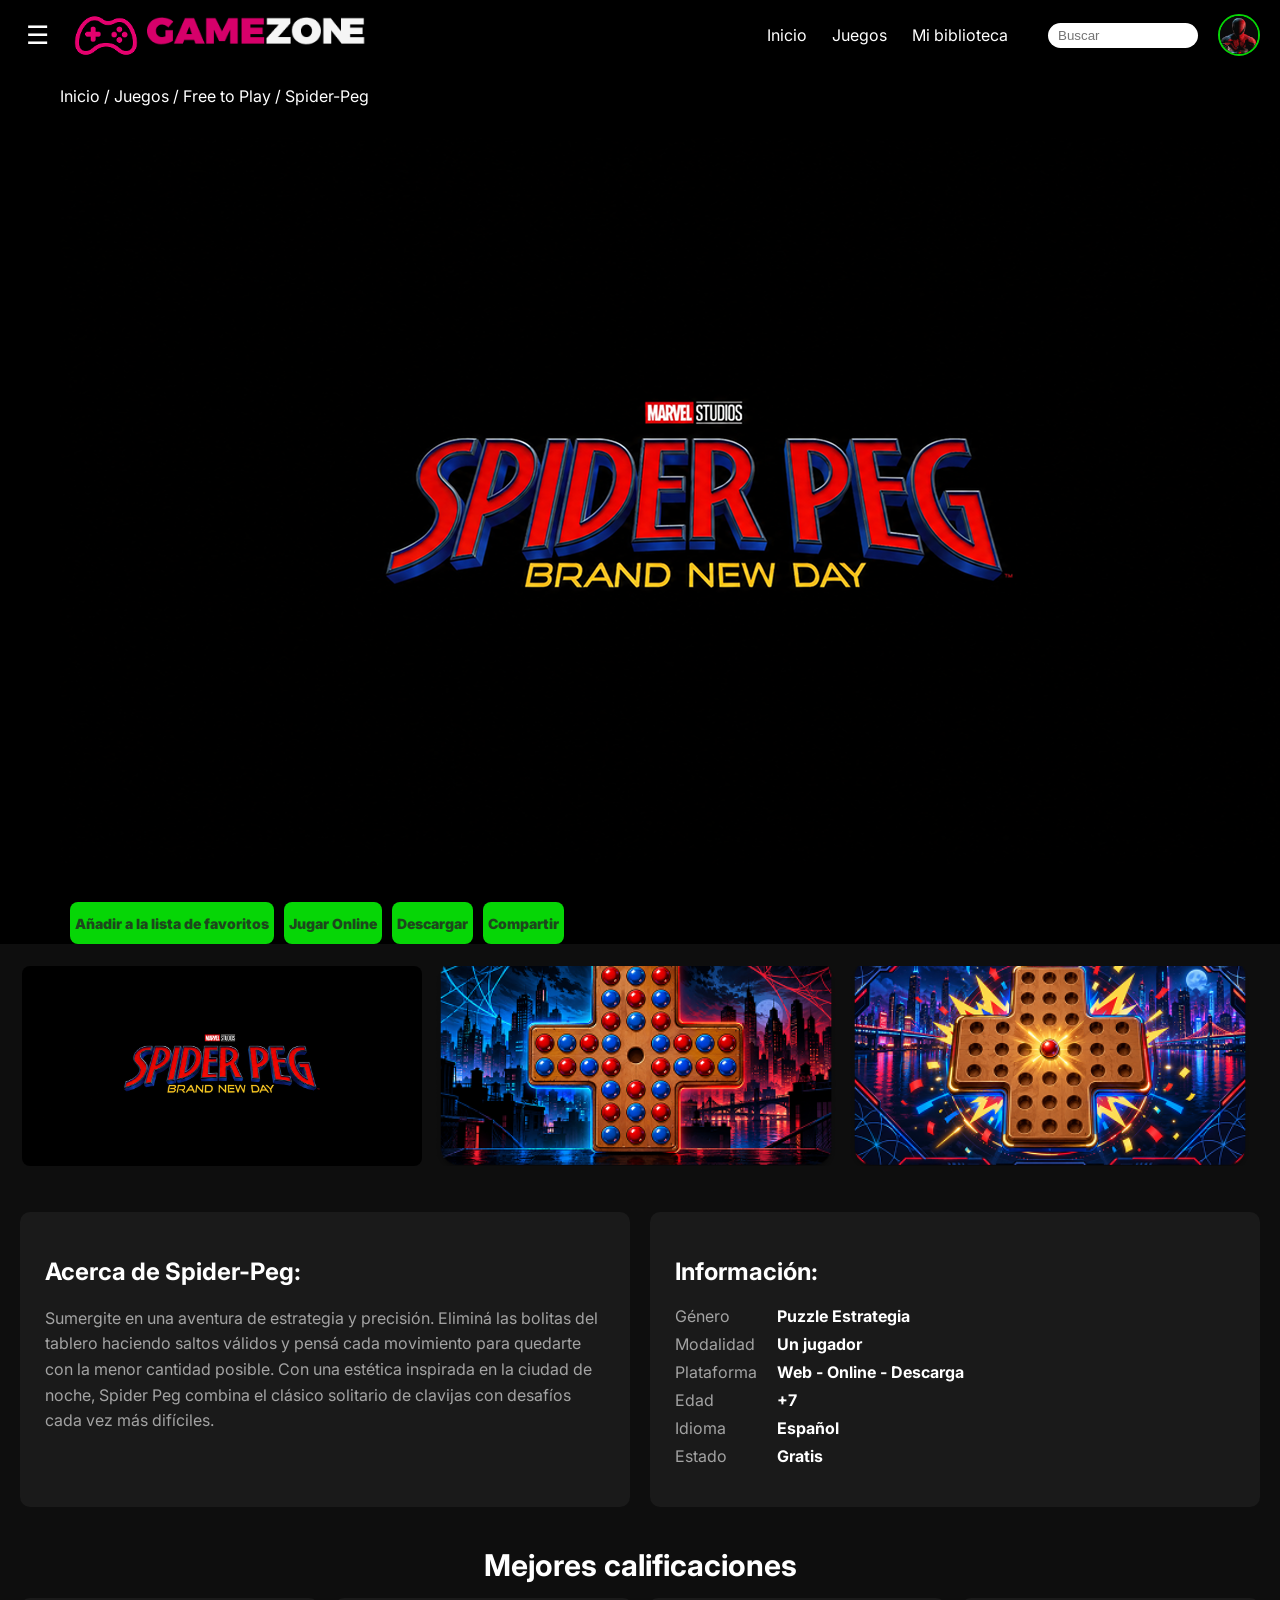
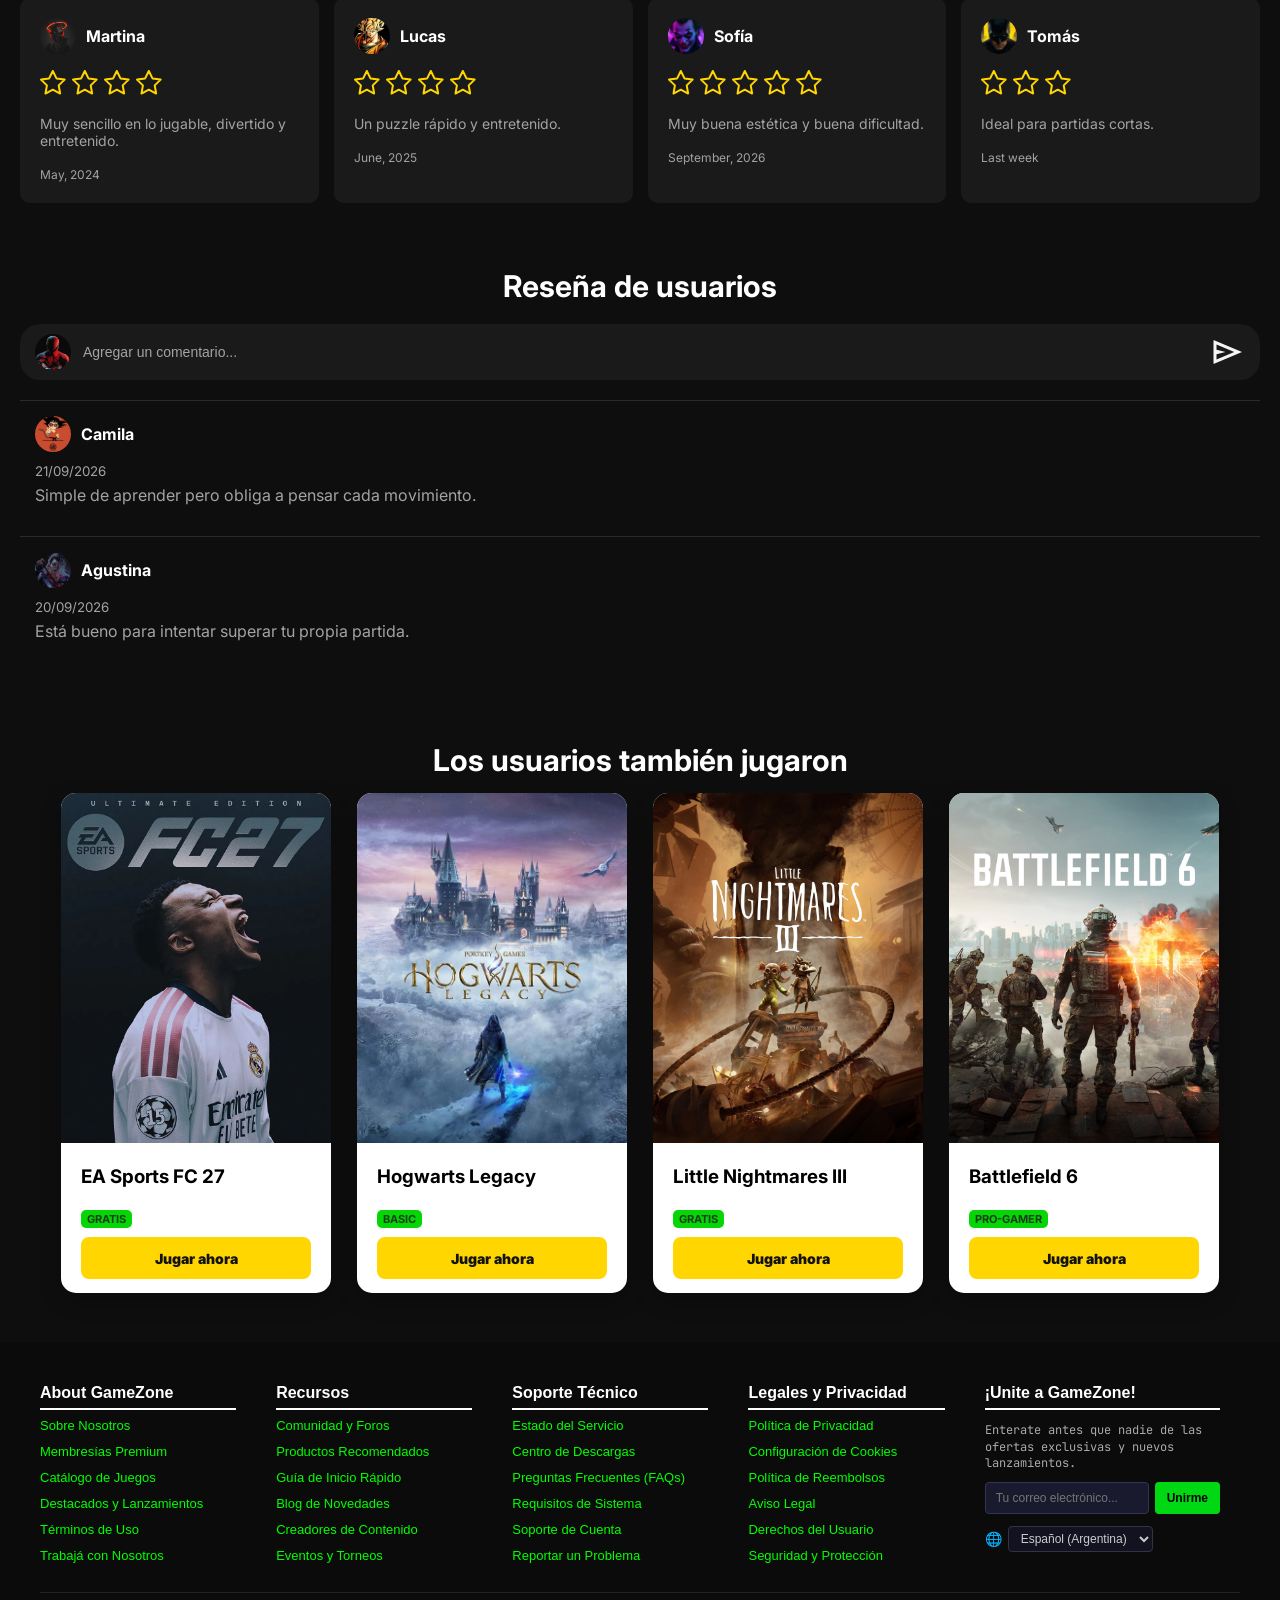
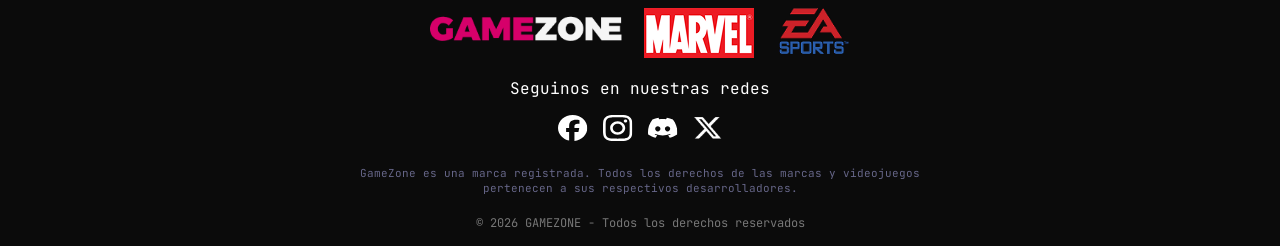
<file: pages/spiderpeg.html>
<!DOCTYPE html>
<html lang="es">

<head>
    <meta charset="UTF-8">
    <meta name="viewport" content="width=device-width, initial-scale=1">
    <link rel="icon" type="image/png" href="../assets/logo/LOGOPAGE.png">
    <title>GAMEZONE | Spider-Peg</title>
    <link rel="stylesheet" href="../css/game/game.css">
    <link rel="stylesheet" href="../css/general.css">
    <link rel="stylesheet" href="../css/landing/landing.css">
    <link rel="stylesheet" href="../css/buttons.css">
    <link rel="stylesheet" href="../css/nav-user.css">
    <link rel="stylesheet" href="../css/footer.css">

</head>

<body>

    <header>
        <nav class="nav-user">
            <button class="menu-button" type="button" aria-label="Abrir menú">☰</button>

            <aside class="hamburger-menu" id="hamburger-menu">
                <a href="#trending"><span class="menu-icon"><img src="../assets/icons/trending.svg" alt=""></span>
                    Tendencias</a>
                <a href="#juegos"><span class="menu-icon free-icon"><img src="../assets/icons/freetoplay.svg"
                            alt=""></span> Free to Play</a>
                <a class="cloud-link" href="#juegos"><img src="../assets/icons/cloud.svg" alt=""> Cloud Games</a>
                <div class="menu-categories">
                    <p><img src="../assets/icons/tag.svg" alt=""> Categorías +</p>
                    <a href="#juegos">Conducción</a>
                    <a href="#juegos">Estrategia</a>
                    <a href="#juegos">Deportes</a>
                    <a href="#juegos">Disparos</a>
                    <a href="#juegos">Simuladores</a>
                    <a href="#juegos">Ver más...</a>
                </div>
            </aside>

            <a class="nav-logo" href="home.html">
                <img src="../assets/logo/LOGOPAGE.png" alt="GAMEZONE">
                <img src="../assets/logo/GAMEZONE.png" alt="GAMEZONE">
            </a>

            <div class="nav-links">
                <a href="home.html">Inicio</a>
                <a href="home.html#juegos">Juegos</a>
                <a href="#">Mi biblioteca</a>
            </div>

            <input type="search" placeholder="Buscar">

            <button class="user-button" type="button" aria-label="Abrir perfil">
                <img src="../assets/img/avatar.jpg" alt="Avatar">
            </button>

            <aside class="profile-menu" id="profile-menu">
                <div class="profile-header">
                    <img src="../assets/img/avatar.jpg" alt="Avatar">
                    <span>avatar_name</span>
                </div>

                <a href="#"><span><img src="../assets/icons/user.svg" alt=""></span> Ver Perfil</a>
                <a href="#"><span><img src="../assets/icons/settings.svg" alt=""></span> Configuración</a>
                <a href="#"><span><img src="../assets/icons/suscriptions.svg" alt=""></span> Mis Suscripciones</a>
                <a href="#"><span><img src="../assets/icons/suport.png" alt=""></span> Soporte</a>

                <a class="logout-link" href="../index.html">Cerrar Sesión</a>
            </aside>
        </nav>
    </header>

    <main>

        <section class="landing-main">
            <p><a href="home.html">Inicio</a> / Juegos / Free to Play / Spider-Peg</p>
            <div>
                <img class="game-image" id="gallery-main-image" src="../assets/img/SpiderPeg-1.jpg" alt="Spider-Peg">
            </div>
            <div class="tags">
                <button class="secondary">Añadir a la lista de favoritos</button>
                <button class="secondary" id="peg-play-online" type="button">Jugar Online</button>
                <button class="secondary">Descargar</button>
                <button class="secondary">Compartir</button>
            </div>
        </section>

        <section class="gallery">
            <div class="gallery-thumbs">
                <article>
                    <img class="img-game" src="../assets/img/SpiderPeg-1.jpg" alt="Spider-Peg - imagen 1">
                </article>
                <article>
                    <img class="img-game" src="../assets/img/Spidergame-2.png" alt="Spider-Peg - imagen 2">
                </article>
                <article>
                    <img class="img-game" src="../assets/img/Spidergame-3.png" alt="Spider-Peg - imagen 3">
                </article>
            </div>
        </section>

        <section id="info" class="info">
            <article class="about">
                <h2>Acerca de Spider-Peg:</h2>
                <p>
                    Sumergite en una aventura de estrategia y precisión.
                    Eliminá las bolitas del tablero haciendo saltos válidos
                    y pensá cada movimiento para quedarte con la menor
                    cantidad posible. Con una estética inspirada en la
                    ciudad de noche, Spider Peg combina el clásico
                    solitario de clavijas con desafíos cada vez más difíciles.
                </p>
            </article>

            <article class="specs">
                <h2>Información:</h2>
                <dl>
                    <dt>Género</dt>
                    <dd>Puzzle Estrategia</dd>
                    <dt>Modalidad</dt>
                    <dd>Un jugador</dd>
                    <dt>Plataforma</dt>
                    <dd>Web - Online - Descarga</dd>
                    <dt>Edad</dt>
                    <dd>+7</dd>
                    <dt>Idioma</dt>
                    <dd>Español</dd>
                    <dt>Estado</dt>
                    <dd>Gratis</dd>
                </dl>
            </article>
        </section>

        <section class="ratings">
            <h2>Mejores calificaciones</h2>

            <article>
                <div class="rating-user">
                    <img src="../assets/img/avatar-user 1.jpeg" alt="Avatar">
                    <strong>Martina</strong>
                </div>
                <p>
                    <img src="../assets/icons/stars.svg" alt="">
                    <img src="../assets/icons/stars.svg" alt="">
                    <img src="../assets/icons/stars.svg" alt="">
                    <img src="../assets/icons/stars.svg" alt="">
                </p>
                <p>Muy sencillo en lo jugable, divertido y entretenido.</p>
                <small>May, 2024</small>
            </article>

            <article>
                <div class="rating-user">
                    <img src="../assets/img/avatar-user 8.jpeg" alt="Avatar">
                    <strong>Lucas</strong>
                </div>
                <p>
                    <img src="../assets/icons/stars.svg" alt="">
                    <img src="../assets/icons/stars.svg" alt="">
                    <img src="../assets/icons/stars.svg" alt="">
                    <img src="../assets/icons/stars.svg" alt="">
                </p>
                <p>Un puzzle rápido y entretenido.</p>
                <small>June, 2025</small>
            </article>

            <article>
                <div class="rating-user">
                    <img src="../assets/img/avatar-user 3.jpeg" alt="Avatar">
                    <strong>Sofía</strong>
                </div>
                <p>
                    <img src="../assets/icons/stars.svg" alt="">
                    <img src="../assets/icons/stars.svg" alt="">
                    <img src="../assets/icons/stars.svg" alt="">
                    <img src="../assets/icons/stars.svg" alt="">
                    <img src="../assets/icons/stars.svg" alt="">
                </p>
                <p>Muy buena estética y buena dificultad.</p>
                <small>September, 2026</small>
            </article>

            <article>
                <div class="rating-user">
                    <img src="../assets/img/avatar-user 5.jpeg" alt="Avatar">
                    <strong>Tomás</strong>
                </div>
                <p>
                    <img src="../assets/icons/stars.svg" alt="">
                    <img src="../assets/icons/stars.svg" alt="">
                    <img src="../assets/icons/stars.svg" alt="">
                </p>
                <p>Ideal para partidas cortas.</p>
                <small>Last week</small>
            </article>
        </section>

        <section class="reviews">
            <h2>Reseña de usuarios</h2>

            <div class="comment-box">
                <img src="../assets/img/avatar.jpg" alt="Avatar">
                <input class="comment-input" type="text" placeholder="Agregar un comentario...">
                <img class="send-button" src="../assets/icons/send.svg" alt="Enviar">
            </div>

            <article>
                <div class="rating-user">
                    <img src="../assets/img/avatar-user 6.jpg" alt="Avatar">
                    <strong>Camila</strong>
                </div>
                <small>21/09/2026</small>
                <p>Simple de aprender pero obliga a pensar cada movimiento.</p>
            </article>

            <article>
                <div class="rating-user">
                    <img src="../assets/img/avatar-user 2.jpg" alt="Avatar">
                    <strong>Agustina</strong>
                </div>
                <small>20/09/2026</small>
                <p>Está bueno para intentar superar tu propia partida.</p>
            </article>
        </section>

        <section class="also-played">
            <h2>Los usuarios también jugaron</h2>

            <article class="also-played-card">
                <img src="../assets/img/allgames-fc27.jpg" alt="">
                <div class="also-played-info">
                    <h3>EA Sports FC 27</h3>
                    <strong>GRATIS</strong>
                    <a class="accent" href="">Jugar ahora</a>
                </div>
            </article>

            <article class="also-played-card">
                <img src="../assets/img/allgames-legacy.jpg" alt="">
                <div class="also-played-info">
                    <h3>Hogwarts Legacy</h3>
                    <strong>BASIC</strong>
                    <a class="accent" href="">Jugar ahora</a>
                </div>
            </article>

            <article class="also-played-card">
                <img src="../assets/img/allgames-littlenightmares.jpg" alt="">
                <div class="also-played-info">
                    <h3>Little Nightmares III</h3>
                    <strong>GRATIS</strong>
                    <a class="accent" href="">Jugar ahora</a>
                </div>
            </article>

            <article class="also-played-card">
                <img src="../assets/img/allgames-battlefield.jpg" alt="">
                <div class="also-played-info">
                    <h3>Battlefield 6</h3>
                    <strong>PRO-GAMER</strong>
                    <a class="accent" href="">Jugar ahora</a>
                </div>
            </article>
        </section>

    </main>

    <footer class="site-footer"></footer>

    <script src="../js/menu.js"></script>
    <script src="../js/footer.js"></script>
    <!-- El juego (primero la lógica, después la conexión con la página) -->
    <script src="../js/peg-solitaire.js"></script>
    <script src="../js/spiderpeg.js"></script>

</body>
<script src="../js/menu.js"></script>
<script src="../js/footer.js"></script>

</html>
</file>
<file: css/general.css>
@import url('https://fonts.googleapis.com/css2?family=Inter:wght@400;500;600;700;800;900&family=Roboto:wght@400;500;700&display=swap');

body {
    font-family: Inter;
    margin: 0;
}

header {
    background-color: #000000;
    align-content: center;
    height: 70px;
    padding: 0;
    margin: 0;
}

a{
    text-decoration: none;
    color: white;
}

nav {
    display: flex;
    justify-content: space-between;
    align-items: center;
    padding: 0 16px;
}

.nav-links {
    display: flex;
    align-items: center;
    gap: 30px;
}

header nav img {
    max-height: 50px;
    width: 50px;
}



/* MOBILE FIRST */
@media (min-width: 768px) {/*a partir de tablet*/
    nav {
        padding: 0 20px;
    }

    header nav img {
        max-height: 55px;
        width: auto;
    }
}
</file>
<file: css/buttons.css>
/* =========================
   ESTILO GENERAL DE BOTONES
   ========================= */

.primary,
.secondary,
.accent,
.google-button {
    height: 42px;
    border: none;
    border-radius: 8px;
    font-family: "Inter", sans-serif;
    font-size: 14px;
    font-weight: 900;
    cursor: pointer;
    padding: 5px;
    display: flex;
    align-items: center;
    justify-content: center;
    box-sizing: border-box;
}

.primary {
    background-color: #D6006A;
    color: white;
}

.primary:hover {
    background-color: #FFB3D9;
}

.secondary {
    background-color: #06D606;
    color: #1D471D;
}

.secondary:hover {
    background-color: #B3FFB3;
}

.accent {
    background-color: #FFD600;
    color: #121212;
}

.accent:hover {
    background-color: #FFE347;
}

.google-button {
    background-color: white;
    color: black;
    text-decoration: none;
}

.google-button a{
    color:black;
    text-decoration: none;
}

.google-button img {
    width: 20px;
    height: 20px;
}

.primary.playnow-btn {
    position: relative;
    overflow: hidden;
    background-color: #D6006A;
    box-shadow:
        0 4px 10px rgba(163, 33, 98, 0.35);

    transition:
        transform 0.25s ease,
        box-shadow 0.25s ease,
        background-color 0.25s ease,
        border-color 0.25s ease;
}

.primary.playnow-btn::before {
    content: "";

    position: absolute;

    top: 0;
    left: -120%;

    width: 70%;
    height: 100%;

    background: linear-gradient(
        120deg,
        transparent,
        rgba(255, 179, 217, 0.8),
        transparent
    );

    transform: skewX(-20deg);
    transition: left 0.5s ease;
}


/* Hover */

.primary.playnow-btn:hover {

    background-color: #F055A2;

    border-color: #FFB3D9;

    transform: translateY(-3px) scale(1.01);

    box-shadow:
        0 8px 18px rgba(163, 33, 98, 0.45),
        0 0 20px rgba(255, 128, 190, 0.45);
}

.primary.playnow-btn:hover::before {
    left: 150%;
}
</file>
<file: css/landing/landing.css>
.cloud-div {
    display: flex;
    align-items: center;
    gap: 8px;
    width: 24px;
    height: 24px;
}

.cloud-p {
    color: #FFD600;
    text-transform: uppercase;
    font-size: 13px;
    font-weight: 600;
    margin: 0;
}

.landing-main {
    min-height: 60vh;
    box-sizing: border-box;
    color: white;
    background-color: #000000;
    background-size: cover;
    background-position: center;
    background-repeat: no-repeat;
    position: relative;
    display: flex;
    flex-direction: column;
    justify-content: center;
    padding: 0 20px;
    gap: 16px;
}

.landing-main::before {
    content: "";
    position: absolute;
    inset: 0;
    background: linear-gradient(
        to right,
        #000000 20%,
        #000000a6 100%,
        transparent 250%
    );
}

.landing-main > * {
    position: relative;
}

.landing-buttons {
    display: flex;
    flex-direction: column;
    gap: 12px;
    margin-top: 10px;
    width: fit-content;
}

.welcome-main {
    max-width: 100%;
}

.welcome-main h1 {
    font-size: 28px;
    line-height: 1.15;
    margin: 0 0 12px 0;
}

.welcome-main p {
    font-size: 15px;
    line-height: 1.6;
    margin: 0 0 16px 0;
    opacity: 0.85;
    max-width: 100%;
}

.welcome-main span {
    color: #06D606;
}

h1 {
    font-family: Inter;
}

@media (min-width: 768px) {

    .landing-main {
        min-height: calc(100vh - 70px);
        padding: 0 60px;
    }

    .landing-buttons {
        flex-direction: row;
    }

    .welcome-main {
        max-width: 550px;
    }

    .welcome-main h1 {
        font-size: 44px;
        margin: 0 0 14px 0;
    }

    .welcome-main p {
        font-size: 17px;
        margin: 0 0 20px 0;
        max-width: 480px;
    }

    .cloud-p {
        font-size: 15px;
    }
}
</file>
<file: css/landing/plans.css>
@import url('https://fonts.googleapis.com/css2?family=Inter:wght@400;500;600;700;800;900&family=Roboto:wght@400;500;700&display=swap');
.plans {
    background-color: #c7c4c4;
    text-align: center;
    padding: 20px 0;
}

.plans h2 {
    font-size: 26px;
    margin-bottom: 22px;
}

.plans-container {
    display: flex;
    justify-content: center;
    align-items: center;
    gap: 20px;
}

.plan-card {
    background-color: white;

    width: 210px;
    height: 320px;

    padding: 18px;
    border-radius: 10px;

    display: flex;
    flex-direction: column;
    justify-content: space-between;

    box-shadow: 0 3px 4px #999;
    transition: transform 0.3s ease;
    cursor: pointer;
}
.plan-card:hover {
    transform: scale(1.01); 
    
}
.plan-card h3 {
    font-size: 20px;
    margin: 0;
}

.plan-card p {
    margin: 3px 0;
    font-weight: bold;
}


.plan-card.pro {
    height: 345px;
    border: 2px solid #FFD600;
}

.plan-card.pro span {
    background-color: #FFD600;
    font-weight: bold;
    text-transform: uppercase;
    font-size: 12px;
    border-radius: 4px;
    padding: 2px 6px;
}
</file>
<file: css/trending.css>
.trending-section {
    width: 100%;
    display: flex;
    flex-direction: column;
    align-items: center;
    box-sizing: border-box;
}

.trending-section h2 {
    padding: 0 16px;
}

.trending-section .carousel {
    box-sizing: border-box;
    width: 100%;
}

/* El "visor": recorta las tarjetas que no entran en pantalla */
.carousel-viewport {
    display: flex;
    justify-content: center;
    padding: 0;
    overflow: hidden;
    width: 100%;
    height: 250px;

}

/* El track: la fila de tarjetas que se mueve con transform (lo maneja el JS) */
.trending {
    padding: 20px;
    display: flex;
    gap: 20px;
    transition: transform 0.8s cubic-bezier(0.22, 1, 0.36, 1);
    will-change: transform;
}

.trending .card {
    flex: 0 0 auto;
    width: 220px;
    height: 140px;
}

.trending .card img {
    width: 100%;
    height: 140px;
    object-fit: cover;
    border-radius: 10px;
    transition: transform 0.3s ease;
    cursor: pointer;
}

.trending .card img:hover {
    transform: scale(1.05);
}


@media (min-width: 768px) {
    .carousel {
    padding: 0;
}
 

    .trending .card {
        width: 280px;
        height: 170px;
    }

    .trending .card img {
        height: 170px;
    }
}
</file>
<file: css/footer.css>
@import url('https://fonts.googleapis.com/css2?family=Inter:wght@400;500;600;700;800;900&family=Roboto:wght@400;500;700&display=swap');
@import url('https://fonts.googleapis.com/css2?family=JetBrains+Mono:wght@400;500;600;700;800&display=swap');

body {
    margin: 0;
    min-height: 100vh;

    display: flex;
    flex-direction: column;
}

footer p {
    font-family: JetBrains mono;
}

.site-footer {
    background-color: #0b0b0b;
    color: #ffffff;
    padding: 25px 16px 15px 16px;
    font-family: sans-serif;
}

/* Mobile: columnas una debajo de otra */
.footer-top {
    display: flex;
    flex-direction: column;
    gap: 20px;
    max-width: 1200px;
    margin: 0 auto 20px auto;
}

.footer-column {
    flex: 1;
}

.footer-column h3 {
    font-size: 16px;
    font-weight: bold;
    padding-bottom: 6px;
    border-bottom: 2px solid #ffffff;
    margin-bottom: 6px;
}

.footer-column ul {
    list-style: none;
    padding: 0;
    margin: 0;
}

.footer-column ul li {
    margin-bottom: 8px;
}

.footer-column ul li a {
    color: #00ff00;
    text-decoration: none;
    font-size: 13px;
}

.footer-bottom {
    max-width: 1200px;
    margin: 0 auto;
    border-top: 1px solid #222;
    padding-top: 15px;

    display: flex;
    flex-direction: column;
    align-items: center;
}

.footer-socials {
    display: flex;
    align-items: center;
    gap: 20px;
}

.footer-socials img {
    height: 40px;
}

.footer-bottom p {
    text-align: center;
    margin-top: 20px;
}

.social-icons {
    display: flex;
    gap: 15px;
    justify-content: center;
}

.social-icons img {
    width: 30px;
}

.social-icons a {
    color: #fff;
    font-size: 20px;
}

.copyright {
    font-size: 12px;
    color: #777;
    margin: 10px 0 0 0;
}

/* --------- Desktop: columnas en fila --------- */
@media (min-width: 768px) {
    .site-footer {
        padding: 25px 20px 15px 20px;
    }

    .footer-top {
        flex-direction: row;
        justify-content: space-between;
    }

    .footer-column {
        margin-right: 20px;
    }

    .footer-socials img {
        height: 50px;
    }
}

/* ==========================================================================
   NUEVOS MÓDULOS DEL FOOTER (Newsletter, Pagos y Región)
   ========================================================================== */

/* Columna de Suscripción */
.footer-newsletter {
    flex: 1.2;
    min-width: 220px;
}

.newsletter-text {
    font-size: 12px;
    color: #aaaaaa;
    margin-bottom: 10px;
    line-height: 1.4;
}

.newsletter-form {
    display: flex;
    gap: 6px;
    margin-bottom: 12px;
}

.newsletter-form input {
    background-color: #1a1a2e;
    border: 1px solid #333355;
    color: #ffffff;
    padding: 8px 10px;
    border-radius: 4px;
    font-size: 12px;
    width: 100%;
    outline: none;
}

.newsletter-form input:focus {
    border-color: #00d814;
}

.newsletter-form button {
    background-color: #00d814;
    color: #000000;
    font-weight: 700;
    border: none;
    padding: 8px 12px;
    border-radius: 4px;
    cursor: pointer;
    font-size: 12px;
    transition: opacity 0.2s ease;
}

.newsletter-form button:hover {
    opacity: 0.9;
}

/* Selector de Idioma / Región */
.footer-region {
    display: flex;
    align-items: center;
    gap: 6px;
    margin-top: 10px;
}

.footer-region .region-icon {
    font-size: 14px;
}

.footer-region select {
    background-color: #121220;
    color: #cccccc;
    border: 1px solid #333344;
    padding: 4px 8px;
    border-radius: 4px;
    font-size: 12px;
    outline: none;
    cursor: pointer;
}

/* Métodos de Pago y Legales */
.footer-payments {
    display: flex;
    align-items: center;
    gap: 12px;
    font-size: 12px;
    color: #888888;
    margin: 4px 0;
}

.payment-icons {
    display: flex;
    align-items: center;
    gap: 10px;
}

.payment-icons img {
    height: 18px;
    object-fit: contain;
    opacity: 0.75;
}

.legal-disclaimer {
    font-size: 11px;
    color: #666688;
    max-width: 600px;
    text-align: center;
    margin: 4px 0 0 0;
    line-height: 1.3;
}
</file>
<file: css/game/game.css>
/* ==========================================================================
   SECCIÓN GENERAL & GAMEZONE UI
   ========================================================================== */

main {
    background-color: #0e0e0e;
    color: #ffffff;
}

.game-image {
    cursor: pointer;
}

.gallery {
    padding: 20px;
}

.gallery-thumbs {
    display: flex;
    gap: 10px;
}

.gallery-thumbs article {
    border: 2px solid transparent;
    border-radius: 8px;
    cursor: pointer;
}

.gallery-thumbs img {
    width: 100px;
    height: 70px;
    object-fit: cover;
    border-radius: 8px;
}

img.img-game {
    height: 200px;
    width: 400px;
}

.info {
    padding: 20px;
    display: flex;
    flex-wrap: wrap;
    gap: 20px;
}

.about,
.specs,
.how-to-play {
    background-color: #1a1a1a;
    border-radius: 10px;
    padding: 25px;
    flex: 1;
    min-width: 280px;
}

.about p {
    color: #a3a3a3;
    line-height: 1.6;
}

.specs dl {
    display: grid;
    grid-template-columns: auto 1fr;
    gap: 8px 20px;
}

.specs dt {
    color: #a3a3a3;
}

.specs dd {
    margin: 0;
    font-weight: bold;
}

.how-to-play {
    
    margin-top: 30px;
}

.how-to-play ol {
    color: #a3a3a3;
    line-height: 1.8;
}

.tags {
    width: 100%;
    display: flex;
    flex-wrap: wrap;
    gap: 10px;
    margin: 15px 0 0 10px;
}

/* ==========================================================================
   RATINGS & REVIEWS
   ========================================================================== */

.ratings {
    padding: 20px;
    display: flex;
    flex-wrap: wrap;
    gap: 15px;
}

.ratings h2 {
    width: 100%;
    text-align: center;
    font-size: 30px;
    margin: auto;
}

.ratings article {
    background-color: #1a1a1a;
    border-radius: 10px;
    padding: 20px;
    flex: 1;
    min-width: 200px;
    transition: transform 0.3s ease;
    cursor: pointer;
}

.ratings article:hover {
    transform: scale(1.01);
}

.rating-user {
    display: flex;
    align-items: center;
    gap: 10px;
    margin-bottom: 8px;
}

.rating-user img {
    width: 36px;
    height: 36px;
    border-radius: 50%;
    object-fit: cover;
}

.ratings article p:first-of-type {
    color: #7ed321;
    letter-spacing: 2px;
}

.ratings article p:last-of-type {
    color: #a3a3a3;
    font-size: 14px;
}

.ratings article small {
    color: #a3a3a3;
    font-size: 12px;
}

.reviews {
    padding: 20px;
}

.reviews h2 {
    text-align: center;
    font-size: 30px;
    margin-bottom: 20px;
}

.comment-box {
    display: flex;
    align-items: center;
    gap: 10px;
    background-color: #1a1a1a;
    border-radius: 20px;
    padding: 10px 15px;
    margin-bottom: 20px;
}

.comment-box img {
    width: 36px;
    height: 36px;
    border-radius: 50%;
    object-fit: cover;
}

.comment-input {
    flex: 1;
    background-color: transparent;
    border: none;
    outline: none;
    color: #ffffff;
    font-size: 14px;
}

.comment-input::placeholder {
    color: #a3a3a3;
}

.comment-box button img {
    width: 100%;
    height: 100%;
}

.reviews article {
    border-top: 1px solid #2a2a2a;
    padding: 15px;
}

.reviews article small {
    color: #a3a3a3;
}

.reviews article p {
    color: #a3a3a3;
    margin-top: 5px;
}

/* ==========================================================================
   ALSO PLAYED SECTION
   ========================================================================== */

.also-played-info {
    padding: 0 20px 20px 20px;
    color: black;
}

.also-played {
    display: flex;
    gap: 15px;
    padding: 50px;
    align-items: stretch;
    flex-wrap: wrap;
    justify-content: space-evenly;
}

.also-played h2 {
    width: 100%;
    text-align: center;
    font-size: 30px;
    margin: auto;
}

.also-played article strong {
    font-size: 11px;
    color: #183e18;
    background-color: #06D606;
    padding: 2px 6px;
    border-radius: 5px;
}

.also-played-card {
    background-color: white;
    border-radius: 15px;
    min-width: 200px;
    height: 500px;
    width: 270px;
    justify-content: center;
    box-shadow: 0 8px 20px rgba(0, 0, 0, 0.25);
    transition: transform 0.3s ease;
}

.also-played-card:hover {
    transform: scale(1.01);
}

.also-played-card img {
    width: 100%;
    height: 350px;
    object-fit: cover;
    border-radius: 15px 15px 0 0;
}

.also-played .accent {
    margin-top: 10px;
}

/* ==========================================================================
   JUEGO BLOCKA - CONTENEDOR PRINCIPAL Y ENCABEZADO
   ========================================================================== */

.game-container {
    position: relative;
    display: flex;
    flex-direction: column;
    align-items: center;
    gap: 16px;
    padding: 24px;
    margin: 20px auto;
    width: 100%;
    max-width: 520px;
}

.game-header {
    display: flex;
    justify-content: space-between;
    align-items: center;
    width: 100%;
    color: #ffffff;
    font-size: 0.95rem;
}

.pieces-selector {
    display: flex;
    align-items: center;
    gap: 8px;
    color: #ffffff;
    font-size: 0.95rem;
}

.pieces-selector select {
    background-color: #121222;
    color: #ffffff;
    border: 1px solid #00d814;
    border-radius: 4px;
    padding: 4px 8px;
    cursor: pointer;
    outline: none;
}

/* ==========================================================================
   TABLERO Y PIEZAS (Única regla unificada sin conflictos)
   ========================================================================== */
/*ESTO LO CORREGIMOS PARA QUE EL ROMPECABEZAS NO SE DEFORME!!!*/
.blocka-board {
    position: relative;
    width: 100vw; /* o 100% según tu layout */
    width: 100%;
    aspect-ratio: 5 / 3; /* <--- ¡ESTO ES CLAVE para que el cuadro tenga altura al arrancar! */
    background-color: #000000;
    border: 2px solid #00d814;
    border-radius: 12px;
    overflow: hidden;
    display: grid; /* Tu JS lo cambiará luego a grid con las piezas */
    box-shadow: 0 0 15px rgba(0, 216, 20, 0.2);
    box-sizing: border-box;
}



.blocka-board img {
    width: 100%;
    height: 100%;
    display: block;
    object-fit: cover;
}

.blocka-piece {
    width: 100%;
    height: 100%;
    display: block;
    cursor: pointer;
    user-select: none;
    object-fit: cover;
    box-sizing: border-box;
    transition: transform 0.2s ease-in-out, filter 0.2s ease;
}

.blocka-piece:hover {
    filter: brightness(1.15);
}

/* ==========================================================================
   OVERLAY / CARTEL DE RESULTADO & PANTALLA DE INICIO
   ========================================================================== */

.game-overlay {
    position: absolute;
    top: 0;
    left: 0;
    width: 100%;
    height: 100%;
    background-color: rgba(10, 10, 20, 0.92);
    display: flex;
    justify-content: center;
    align-items: center;
    border-radius: 12px;
    z-index: 100;
}

.overlay-card {
    background-color: #121222;
    border: 2px solid #00d814;
    border-radius: 10px;
    padding: 24px;
    text-align: center;
    color: #ffffff;
    width: 85%;
    max-width: 380px;
    box-shadow: 0 0 20px rgba(0, 216, 20, 0.3);
}

.overlay-card h2 {
    margin: 0 0 10px 0;
    color: #00d814;
    font-size: 1.4rem;
}

.record-text {
    color: #ffcc00;
    font-weight: bold;
    margin: 10px 0;
}

.overlay-actions {
    display: flex;
    gap: 12px;
    justify-content: center;
    margin-top: 18px;
}

.overlay-actions a {
    text-decoration: none;
}

.start-screen {
    width: 100%;
    height: 100%;
    position: absolute;
    top: 0;
    left: 0;
    display: flex;
    justify-content: center;
    align-items: center;
}

.start-preview {
    position: relative;
    width: 100%;
    height: 100%;
    display: flex;
    justify-content: center;
    align-items: center;
}

.preview-img {
    width: 100%;
    height: 100%;
    object-fit: cover;
    opacity: 0.4;
    filter: blur(2px);
}

.preview-overlay {
    position: absolute;
    text-align: center;
    color: #ffffff;
    z-index: 2;
}

.preview-overlay h3 {
    font-size: 2rem;
    margin-bottom: 8px;
}

.preview-overlay p {
    font-size: 1rem;
    margin-bottom: 20px;
}


.image-preview img{
    width: 100%;
    height: 100%;
    object-fit: cover;
    z-index: 1000;
    
}

/* Pegar al final de css/game/game.css */
.peg-container {
    display: flex;
    flex-direction: column;
    align-items: center;
    gap: 12px;
}

.peg-container .game-header {
    display: flex;
    gap: 24px;
    align-items: center;
}

.peg-container canvas {
    display: block;
    max-width: 100%;
    height: auto;
    border-radius: 12px;
}
</file>
<file: css/nav-user.css>
@import url('https://fonts.googleapis.com/css2?family=Inter:wght@400;500;600;700;800;900&family=Roboto:wght@400;500;700&display=swap');

/*NAV USER LOGGEADO*/
.nav-user {
    height: 70px;
    padding: 0 16px;
    gap: 10px;

    display: flex;
    align-items: center;
    justify-content: space-between;

    background-color: #000000;
}

.nav-user .nav-logo {
    display: flex;
    margin-right: auto;
}

.nav-user .nav-logo img:last-child {
    width: 100px;
    margin-top: auto;
}

/* En mobile ocultamos "Inicio / Juegos / Mi biblioteca" */
.nav-user .nav-links {
    display: none;
}

.nav-user a {
    color: white;
}

.nav-user input {
    width: 100px;
    height: 25px;
    padding: 0 10px;
    border: none;
    border-radius: 15px;
}

.menu-button,
.user-button {
    color: white;
    background: none;
    border: none;
    font-size: 24px;
    cursor: pointer;
}

.user-button {
    width: 38px;
    height: 38px;
    padding: 0;
    border: 2px solid #06D606;
    border-radius: 50%;
    overflow: hidden;
    background: none;
    cursor: pointer;
}

.user-button img {
    width: 100%;
    height: 100%;
    object-fit: cover;
}
img.icons{
    width: 100%;
}
/* MENU HAMBURGUESA */
.hamburger-menu {
    display: none;
    position: absolute;
    top: 70px;
    left: 0;
    width: 170px;
    padding: 24px 22px 28px;
    background-color: #000000;
    border-radius: 0 0 10px 0;
    flex-direction: column;
    gap: 14px;
    z-index: 100;
}

.hamburger-menu.show {
    display: flex;
}

.hamburger-menu a {
    display: flex;
    align-items: center;
    gap: 12px;
    color: white;
    text-decoration: none;
    font-size: 13px;
    font-weight: 600;
}

.hamburger-menu .menu-icon {
    width: 20px;
    font-size: 20px;
    text-align: center;
}

.hamburger-menu .free-icon {
    color: #D6006A;
}

.hamburger-menu .cloud-link {
    color: #FFD600;
}

.hamburger-menu img {
    width: 20px;
    height: 20px;
}

.menu-categories p {
    display: flex;
    align-items: center;
    gap: 12px;
    margin: 0 0 12px;
    color: white;
    font-size: 13px;
    font-weight: 600;
}

.menu-categories a {
    margin: 0 0 10px 32px;
    font-size: 10px;
    font-weight: 500;
}

/* MENU DEL PERFIL */
.profile-menu {
    display: none;
    position: absolute;
    top: 70px;
    right: 10px;
    width: 150px;
    min-height: 240px;
    padding: 16px;
    background-color: #111111;
    border-radius: 12px;
    box-shadow: 0 4px 12px rgba(0, 0, 0, 0.4);
    flex-direction: column;
    gap: 14px;
    z-index: 100;
}

.profile-menu.show {
    display: flex;
}

.profile-header {
    display: flex;
    align-items: center;
    gap: 8px;
    margin-bottom: 4px;
}

.profile-header img {
    width: 24px;
    height: 24px;
    border-radius: 50%;
}

.profile-header span {
    color: #06D606;
    font-size: 10px;
}

.profile-menu a {
    display: flex;
    align-items: center;
    gap: 10px;
    color: white;
    text-decoration: none;
    font-size: 10px;
    font-weight: 600;
}

.profile-menu a span {
    width: 18px;
    text-align: center;
    font-size: 14px;
}

.profile-menu .logout-link {
    margin-top: 34px;
    justify-content: center;
}

/* --------- A partir de tablet: mostramos los links y el buscador completo --------- */
@media (min-width: 768px) {
    .nav-user {
        padding: 0 20px;
    }

    .nav-user .nav-logo img:last-child {
        width: 220px;
        height: 58px;
    }

    .nav-user .nav-links {
        display: flex;
        align-items: center;
        gap: 25px;
        margin-right: 30px;
    }

    .nav-user input {
        width: 150px;
        margin-right: 10px;
    }

    .menu-button,
    .user-button {
        font-size: 26px;
    }

    .user-button {
        width: 42px;
        height: 42px;
    }
}
</file>
<file: css/flappyspider.css>
/* =========================================
   CONTENEDOR PRINCIPAL
========================================= */

#game-container {
    position: relative;
    width: 100%;
    max-width: 900px;
    aspect-ratio: 16 / 9;
    margin: 0 auto;
    overflow: hidden;
    border-radius: 12px;
    background: #87ceeb;
}

#game-canvas-container {
    position: absolute;
    inset: 0;
    overflow: hidden;
    z-index: 1;
}


/* =========================================
   PARALLAX
========================================= */

/* Capas borrosas antes de comenzar */

#game-container .parallax-layer {
    filter: blur(1px);
    transition: filter 0.6s ease;
}

/* Al comenzar la partida se enfocan */

#game-canvas-container.playing .parallax-layer {
    filter: none;
}

.parallax-layer {
    position: absolute;
    left: 0;
    bottom: 0;
    width: 200%;
    height: 100%;

    background-repeat: repeat-x;
    background-size: 50% 100%;

    animation: scroll linear infinite;
    pointer-events: none;
}

/* Capas ordenadas de menor a mayor velocidad */

.layer-background {
    background-image: url("../assets/background/background.png");
    animation-duration: 150s;
    z-index: 1;
}

.layer-sun {
    background-image: url("../assets/background/sun.png");
    animation-duration: 150s;
    z-index: 2;
}

.layer-city4 {
    background-image: url("../assets/background/city4plan.png");
    animation-duration: 120s;
    z-index: 3;
}

.layer-city3 {
    background-image: url("../assets/background/city3plan.png");
    animation-duration: 90s;
    z-index: 4;
}

.layer-city2 {
    background-image: url("../assets/background/city2plan.png");
    animation-duration: 65s;
    z-index: 5;
}

.layer-light {
    background-image: url("../assets/background/light.png");
    animation-duration: 50s;
    z-index: 6;
}

.layer-city1 {
    background-image: url("../assets/background/city1plan.png");
    animation-duration: 35s;
    z-index: 7;
}

.layer-smog2 {
    background-image: url("../assets/background/smog2.png");
    animation-duration: 22s;
    z-index: 8;
}

.layer-smog1 {
    background-image: url("../assets/background/smog1.png");
    animation-duration: 16s;
    z-index: 9;
}

@keyframes scroll {
    from {
        transform: translateX(0);
    }

    to {
        transform: translateX(-50%);
    }
}


/* =========================================
   MUNDO Y OBSTÁCULOS
========================================= */

#world {
    position: absolute;
    inset: 0;
    z-index: 10;
    pointer-events: none;
}

.pipe {
    position: absolute;
    left: 0;
    box-sizing: border-box;

    background-image: url("../assets/img/marco_ventana_tile.svg");
    background-repeat: repeat-y;
    background-size: 100% auto;
}

.pipe-top {
    top: 0;
    transform: scaleY(-1);
}


/* =========================================
   JUGADOR
========================================= */

.player {
    position: absolute;
    left: 15%;
    top: 40%;

    width: 60px;
    height: 60px;

    z-index: 11;
    will-change: transform;
    pointer-events: none;

    background-image: url("../assets/img/spiderface.png");
    background-size: contain;
    background-repeat: no-repeat;
    background-position: center;

    transform-origin: center;
}


/* =========================================
   ANIMACIONES DEL JUGADOR
========================================= */

/* 1. Impulso hacia arriba */

@keyframes flap {
    0% {
        rotate: 0deg;
    }

    15%, 45% {
        rotate: -8deg;
    }

    100% {
        rotate: 0deg;
    }
}

/* 2. Destello rojo al recibir daño */

@keyframes damageFlash {
    0%, 40%, 80%, 100% {
        filter: brightness(1);
        opacity: 1;
    }

    20%, 60% {
        filter: brightness(1.8)
                sepia(1)
                saturate(8)
                hue-rotate(-50deg)
                drop-shadow(0 0 15px red);

        opacity: 0.5;
    }
}

/* 3. Muerte del jugador */

@keyframes dead {
    0% {
        scale: 1;
        opacity: 1;
        filter: brightness(1);
    }

    20% {
        scale: 1.3;
        opacity: 1;
        filter: brightness(3);
    }

    40%, 100% {
        scale: 0;
        opacity: 0;
    }
}

/* Aplicación de las animaciones */

.player.flap-anim:not(.dead-anim) {
    animation: flap 0.6s ease-out;
}

.player.damage-anim:not(.dead-anim) {
    animation: damageFlash 0.6s ease;
}

/* Impulso y daño simultáneos */

.player.flap-anim.damage-anim:not(.dead-anim) {
    animation: flap 0.6s ease-out,
               damageFlash 0.6s ease;
}

/* La muerte excluye las demás animaciones */

.player.dead-anim {
    animation: dead 0.8s ease-in forwards;
}


/* =========================================
   EXPLOSIÓN
========================================= */

.explosion {
    position: absolute;

    width: 60px;
    height: 60px;

    translate: -50% -50%;
    border-radius: 50%;

    background: radial-gradient(
        circle,
        #fff 0%,
        #ffd54a 30%,
        #ff7a18 60%,
        #d62828 100%
    );

    box-shadow: 0 0 30px 10px rgba(255, 120, 0, 0.8);

    animation: explosion 0.7s ease-out forwards;
    pointer-events: none;
}

/* Anillo de onda expansiva */

.explosion::after {
    content: '';
    position: absolute;
    inset: -10px;

    border-radius: 50%;
    border: 4px solid #ffd54a;
}

@keyframes explosion {
    0% {
        scale: 0.2;
        opacity: 1;
    }

    60% {
        scale: 2.5;
        opacity: 0.9;
    }

    100% {
        scale: 3.5;
        opacity: 0;
    }
}


/* =========================================
   HUD: PUNTAJE Y VIDAS
========================================= */

#hud {
    position: absolute;
    top: 12px;
    left: 16px;
    right: 16px;

    display: flex;
    justify-content: space-between;

    z-index: 12;
    font-weight: bold;
    color: #fff;

    text-shadow: 0 2px 4px rgba(0, 0, 0, 0.5);
    pointer-events: none;
}

.lives-val {
    background: rgba(0, 0, 0, 0.4);
    padding: 0.2rem 0.5rem;
    border-radius: 0.3rem;
}

#score-val {
    display: inline-block;
}

/* Animación al sumar puntos */

@keyframes scorePop {
    0%, 100% {
        scale: 1;
    }

    50% {
        scale: 1.6;
        color: #ffd54a;
    }
}

#score-val.score-pop {
    animation: scorePop 0.3s ease-out;
}


/* =========================================
   PANTALLAS DE INICIO Y GAME OVER
========================================= */

.game-screen {
    position: absolute;
    inset: 0;

    display: none;
    flex-direction: column;
    align-items: center;
    justify-content: center;

    gap: 1rem;
    padding: 2rem;

    text-align: center;
    background: rgba(10, 15, 35, 0.25);

    z-index: 10;
    color: #fff;
}

.game-screen.active {
    display: flex;
}


/* =========================================
   PANTALLA DE INICIO
========================================= */

#start-screen {
    gap: 1.5rem;
    background: rgba(10, 15, 35, 0.45);
}

#start-screen h2 {
    font-size: clamp(2rem, 6vw, 3.5rem);
    margin: 0;
    text-shadow: 0 4px 12px rgba(0, 0, 0, 0.6);
}

#start-screen p {
    max-width: 450px;
    margin: 0;
    font-size: 1rem;
    text-align: center;
}

/* Logo del videojuego */

#start-screen .game-logo {
    width: 65%;
    max-width: 550px;

    object-fit: contain;

    animation: logoFloat 3s ease-in-out infinite;
    filter: drop-shadow(0 5px 10px #0008);
}

@keyframes logoFloat {
    0%, 100% {
        transform: translateY(0);
    }

    50% {
        transform: translateY(-8px);
    }
}


/* =========================================
   PANEL DE INICIO Y GAME OVER
========================================= */

.game-panel {
    display: flex;
    flex-direction: column;
    align-items: center;

    gap: 1.5rem;

    width: 80%;
    max-width: 500px;
    padding: 2rem;

    box-sizing: border-box;

    background: rgba(15, 15, 20, 0.85);
    backdrop-filter: blur(8px);

    border: 1px solid rgba(255, 255, 255, 0.2);
    border-radius: 16px;

    box-shadow: 0 8px 32px rgba(0, 0, 0, 0.5);
}

.game-panel h2,
.game-panel p {
    margin: 0;
}

/* Controles del juego */

.game-controls {
    display: flex;
    align-items: center;
    justify-content: center;
    flex-wrap: wrap;

    gap: 8px;
    font-size: 0.85rem;
}

/* Puntaje final */

.final-stats {
    background: rgba(255, 255, 255, 0.08);
    padding: 15px 30px;
    border-radius: 8px;
}

#final-score {
    font-size: 1.5rem;
    font-weight: bold;
}


/* =========================================
   CRIATURAS CON SPRITESHEET
========================================= */

.criatura {
    position: absolute;
    left: 0;
    top: 0;

    background-repeat: no-repeat;

    will-change: transform;
    pointer-events: none;
}


/* Murciélago: 4 frames de 60 x 60 px */

.murcielago {
    width: 60px;
    height: 60px;

    background-image: url("../assets/img/murcielago-sprite.svg");
    background-size: 240px 60px;

    animation: spriteMurcielago 0.6s steps(4) infinite;
}

@keyframes spriteMurcielago {
    from {
        background-position: 0 0;
    }

    to {
        background-position: -240px 0;
    }
}


/* Telaraña: 4 frames de 40 x 40 px */

.telarana {
    width: 40px;
    height: 40px;

    background-image: url("../assets/img/telarana-sprite.svg");
    background-size: 160px 40px;

    animation: spriteTelarana 0.6s steps(4) infinite;
}

@keyframes spriteTelarana {
    from {
        background-position: 0 0;
    }

    to {
        background-position: -160px 0;
    }
}
</file>
<file: css/home/home.css>
.adventure {
    text-align: center;
    padding: 0 16px;
    margin: 0 0 20px 0;
    position: relative;
}

.adventure h2 {
    margin-bottom: 18px;
    font-size: 22px;
}

.adventure-cards {
    width: 100%;
    min-height: 430px;

    position: relative;

    display: flex;
    align-items: center;
    justify-content: center;

    overflow: hidden;
}

.adventure-card {
    position: absolute;

    left: 50%;
    top: 50%;

    flex: 0 0 260px;
    width: 260px;

    background-color: white;

    border-radius: 15px;
    overflow: hidden;

    box-shadow: 0 4px 4px #00000040;

    display: flex;
    flex-direction: column;

    opacity: 0.5;

    transition:
        transform 0.6s cubic-bezier(0.22, 1, 0.36, 1),
        opacity 0.45s ease,
        box-shadow 0.45s ease;

    will-change: transform;
}


.adventure-card.left {
    transform:
        translate(calc(-510px), -50%)
        scale(0.9);

    opacity: 0.55;

    z-index: 1;
}

.adventure-card.center {
    transform:
        translate(-50%, -50%)
        scale(1);

    opacity: 1;

    z-index: 3;

    box-shadow: 0 6px 12px #00000030;
}


.adventure-card.right {
    transform:
        translate(calc(250px), -50%)
        scale(0.9);

    opacity: 0.55;

    z-index: 1;
}

.adventure-card img {
    width: 100%;
    height: 240px;

    object-fit: cover;

    display: block;
}


.adventure-card h3 {
    margin: 12px 15px 6px;

    text-align: center;

    font-size: 18px;
}

.adventure-card p {
    margin: 0 15px 12px;

    text-align: left;

    font-size: 14px;
}

.adventure-card button {
    height: 32px;
    min-height: 32px;

    margin: auto 20px 15px;

    font-size: 11px;

    border-radius: 6px;

    transition:
        transform 0.2s ease,
        opacity 0.2s ease;
}

.adventure-card button:hover {
    transform: translateY(-2px);
}



.adventure .carousel-btn {
    position: absolute;

    top: 50%;

    width: 48px;
    height: 48px;

    padding: 0;

    border: none;
    border-radius: 50%;

    background-color: #D6006A;
    color: #F5F5F5;

    font-size: 28px;

    cursor: pointer;

    z-index: 10;

    transition:
        transform 0.25s ease,
        opacity 0.25s ease;
}

.adventure .carousel-btn.prev {
    left: calc(50% - 240px);

    transform:
        translate(-50%, -50%);
}


.adventure .carousel-btn.next {
    right: calc(50% - 240px);

    transform:
        translate(50%, -50%);
}

.adventure .carousel-btn:hover {
    opacity: 0.9;

    transform:
        translate(-50%, -50%)
        scale(1.08);
}


.adventure .carousel-btn.next:hover {
    transform:
        translate(50%, -50%)
        scale(1.08);
}


.adventure .carousel-btn:active {
    transform:
        translate(-50%, -50%)
        scale(0.95);
}

.adventure .carousel-btn.next:active {
    transform:
        translate(50%, -50%)
        scale(0.95);
}



@media (max-width: 1023px) {

    .adventure-cards {
        min-height: 380px;
    }


    .adventure-card {
        width: 240px;
        flex: 0 0 240px;
    }

    .adventure-card.left {
        transform:
            translate(calc(-50% - 260px), -50%)
            scale(0.9);

        opacity: 0;
        pointer-events: none;
    }


    .adventure-card.center {
        transform:
            translate(-50%, -50%)
            scale(1);

        opacity: 1;
    }


    .adventure-card.right {
        transform:
            translate(calc(-50% + 260px), -50%)
            scale(0.9);

        opacity: 0;
        pointer-events: none;
    }

    .adventure-card img {
        height: 170px;
    }

    .adventure-card h3 {
        margin: 10px 12px 5px;

        font-size: 14px;
    }

    .adventure-card p {
        margin: 0 12px 10px;

        font-size: 11px;

        line-height: 1.35;
    }

    .adventure .carousel-btn {
        width: 36px;
        height: 36px;

        font-size: 22px;
    }

    .adventure .carousel-btn.prev {
        left: 10px;
    }


    .adventure .carousel-btn.next {
        right: 10px;
    }
}

@media (min-width: 1024px) {

    .adventure-cards {
        max-width: 1100px;

        min-height: 430px;

        margin: 0 auto;
    }

    .adventure-card.center {
        width: 480px;
        flex: 0 0 420px;
    }

    .adventure-card.left,
    .adventure-card.right {
        width: 260px;
        flex: 0 0 260px;
    }


    .adventure-card button {
        margin: auto 30px 15px;
    }
}
</file>
<file: css/home/all-games.css>
.all-games-section {
    padding: 10px 20px;
    background-color: #d9d9d9;
}

.all-games-section h2 {
    margin-bottom: 20px;
    text-align: center;
    color: black;
}

.all-games {
    gap: 16px;
}

.game-card {
    background-color: white;
    border-radius: 15px;
    border: groove;
    height: 240px;
    overflow: hidden;
    color: black;
    cursor: pointer;
    margin: 0 0 10px;
    transition: transform 0.3s;
}

.game-card:hover {
    transform: scale(1.01);
    box-shadow: 0 4px 8px rgba(0, 0, 0, 0.2);
}

.game-card img {
    width: 100%;
    height: 150px;
    object-fit: cover;
    display: block;
}


.game-info {
    display: block;
    padding: 12px;
    min-height: 65px;
}

.game-info strong {
    font-size: 11px;
    color: #2D702D;
    background-color: #06D606;
    padding: 2px 6px;
    border-radius: 5px;
}

.game-info h3 {
    font-size: 16px;
    margin: 5px 0;
}

.game-info p {
    font-size: 12px;
    margin: 0;
}

#no-games {
    display: none;
}

.pagination {
    display: flex;
    justify-content: center;
    gap: 10px;
    margin-top: 20px;
}

.pagination button {
    border: none;
    background: none;
    color: #D6006A;
    cursor: pointer;
}

button.current-page  {
    width: 30px;
    height: 30px;
    background: #D6006A;
    color: white;
    border-radius: 50%;
    
}

@media (min-width: 600px) {
    .all-games {
        grid-template-columns: repeat(2, 1fr);
    }
}
 
@media (min-width: 1024px) {
    .all-games-section {
        padding: 10px 40px;
    }
 
    .all-games {
        display: grid;
        grid-template-columns: repeat(3, 1fr);
    }

    .game-card {
        border:none;
    }
}
</file>
<file: css/home/loading.css>
.loader-overlay {
    position: fixed;
    top: 0;
    left: 0;
    width: 100%;
    height: 100%;
    background-color: #0d0d0d; /* Fondo oscuro gamer */
    display: flex;
    justify-content: center;
    align-items: center;
    z-index: 9999;
    transition: opacity 0.5s ease, visibility 0.5s ease;
}

.loader-overlay.hidden {
    opacity: 0;
    visibility: hidden;
    pointer-events: none;
}

.loader-content {
    text-align: center;
    color: #fff;
    font-family: 'Inter', sans-serif;
    perspective: 600px;
}

/* Animación de giro para el logo */
.loader-logo {
    width: 90px;
    height: auto;
    margin: 0 auto 20px auto;
    display: block;
    transform-style: preserve-3d;
    animation: rotate3D 2s ease-in-out infinite;
}

@keyframes rotate3D {
    0% {
        transform: rotateY(0deg);
    }
    50% {
        transform: rotateY(90deg);
    }
    100% {
        transform: rotateY(360deg);
    }
}

.loader-content h2 {
    font-size: 20px;
    margin-bottom: 10px;
}

#loader-percentage {
    font-size: 24px;
    font-weight: bold;
    color: #D6006A; /* Tu fuchsia institucional */
}
</file>
<file: css/auth/auth.css>
/* REGISTRO */

.auth-form {
    max-width: 320px;
    display: flex;
    flex-direction: column;
    gap: 11px;
    padding: 15px 24px;
    background: rgba(10, 10, 10, 0.92);
    border: 2px solid #1f5c2b;
    border-radius: 20px;
    box-shadow: 0 0 20px rgba(0, 255, 80, 0.15);
    color: #fff;
}

.auth-form h1 {
    margin: 0;
    text-align: center;
    font-size: 1.2rem;
}

.auth-form .form-row {
    display: flex;
    gap: 10px;
}

.auth-form .form-field {
    width: 100%;
    display: flex;
    flex-direction: column;
    gap: 6px;
}

.auth-form .form-field label {
    font-size: 0.75rem;
}

.auth-form .form-field input {
    width: 100%;
    padding: 8px 10px;
    background: #151515;
    border: 1px solid #2a2a2a;
    border-radius: 8px;
    color: #fff;
    font-size: 0.9rem;
    box-sizing: border-box;
}

.auth-form .form-field input:focus {
    outline: none;
    border-color: #d4005f;
}

.birthdate {
    display: flex;
    gap: 5px;
}

.birthdate input {
    width: 33%;
}

.captcha {
    width: 100%;
    padding: 0 10px;
    background: #151515;
    border: 1px solid #2a2a2a;
    border-radius: 8px;
    display: flex;
    align-items: center;
    gap: 6px;
    font-size: 0.75rem;
    box-sizing: border-box;
}

.auth-text {
    text-align: center;
    font-size: 0.75rem;
    margin: 0;
}

.auth-text a {
    color: #2ecc40;
    text-decoration: none;
}


/* LOGIN */


.login-form {
    width: 100%;
    max-width: 320px;
    display: flex;
    flex-direction: column;
    gap: 11px;
    padding: 20px 24px;
    background: rgba(10, 10, 10, 0.92);
    border: 2px solid #1f5c2b;
    border-radius: 20px;
    box-shadow: 0 0 20px rgba(0, 255, 80, 0.15);
    color: #fff;
}

.login-form h1 {
    margin: 0;
    text-align: center;
    font-size: 1.3rem;
}

.login-form .form-field {
    display: flex;
    flex-direction: column;
    gap: 6px;
}

.login-form .form-field label {
    font-size: 0.75rem;
}

.login-form .form-field input {
    padding: 8px 10px;
    background: #151515;
    border: 1px solid #2a2a2a;
    border-radius: 8px;
    color: #fff;
    font-size: 0.9rem;
}

.login-form .form-field input:focus {
    outline: none;
    border-color: #d4005f;
}

.login-options {
    display: flex;
    justify-content: space-between;
    align-items: center;
    font-size: 0.7rem;
}

.login-options label {
    display: flex;
    align-items: center;
    gap: 4px;
}

.login-options a,
.signup-text a {
    color: #2ecc40;
    text-decoration: none;
}

#login-message {
    margin: 0;
    min-height: 0;
    font-size: 0.75rem;
    color: #ff5a5a;
    text-align: center;
}

.landing-main {
    display: flex;
    padding-left: 20px;
}


/* Estilo base de los inputs (borde normal) */
.form-field input {
    border: 1px solid #ccc; /* o el color base que uses */
    background-color: #fff;
    transition: border-color 0.3s ease, background-color 0.3s ease;
}

/* Estado de error: Al tener la clase .form-field.error, le gana por especificidad natural */
.form-field.error input {
    border-color: #D6006A;
    background-color: rgba(214, 0, 106, 0.05);
}

/* Animación de éxito en el botón (especificidad compuesta por clases, sin necesitar important) */
.login-form button.primary.success {
    background-color: #06D606;
    transform: scale(1.05);
    transition: all 0.3s ease;
    pointer-events: none;
}

/* Animación de carga del botón de login */

.login-button,
.register-button {
    position: relative;
    display: flex;
    align-items: center;
    justify-content: center;
}

.login-button.loading,
.register-button.loading {
    pointer-events: none;
}

.login-button.loading .button-text,
.register-button.loading .button-text {
    display: none;
}

.login-button .spinner,
.register-button .spinner {
    display: none;
    width: 16px;
    height: 16px;
    border: 3px solid #ffffff;
    border-top-color: transparent;
    border-radius: 50%;
}

.login-button.loading .spinner,
.register-button.loading .spinner {
    display: inline-block;
    animation: spin 0.7s linear infinite;
}

@keyframes spin {
    to {
        transform: rotate(360deg);
    }
}
</file>
